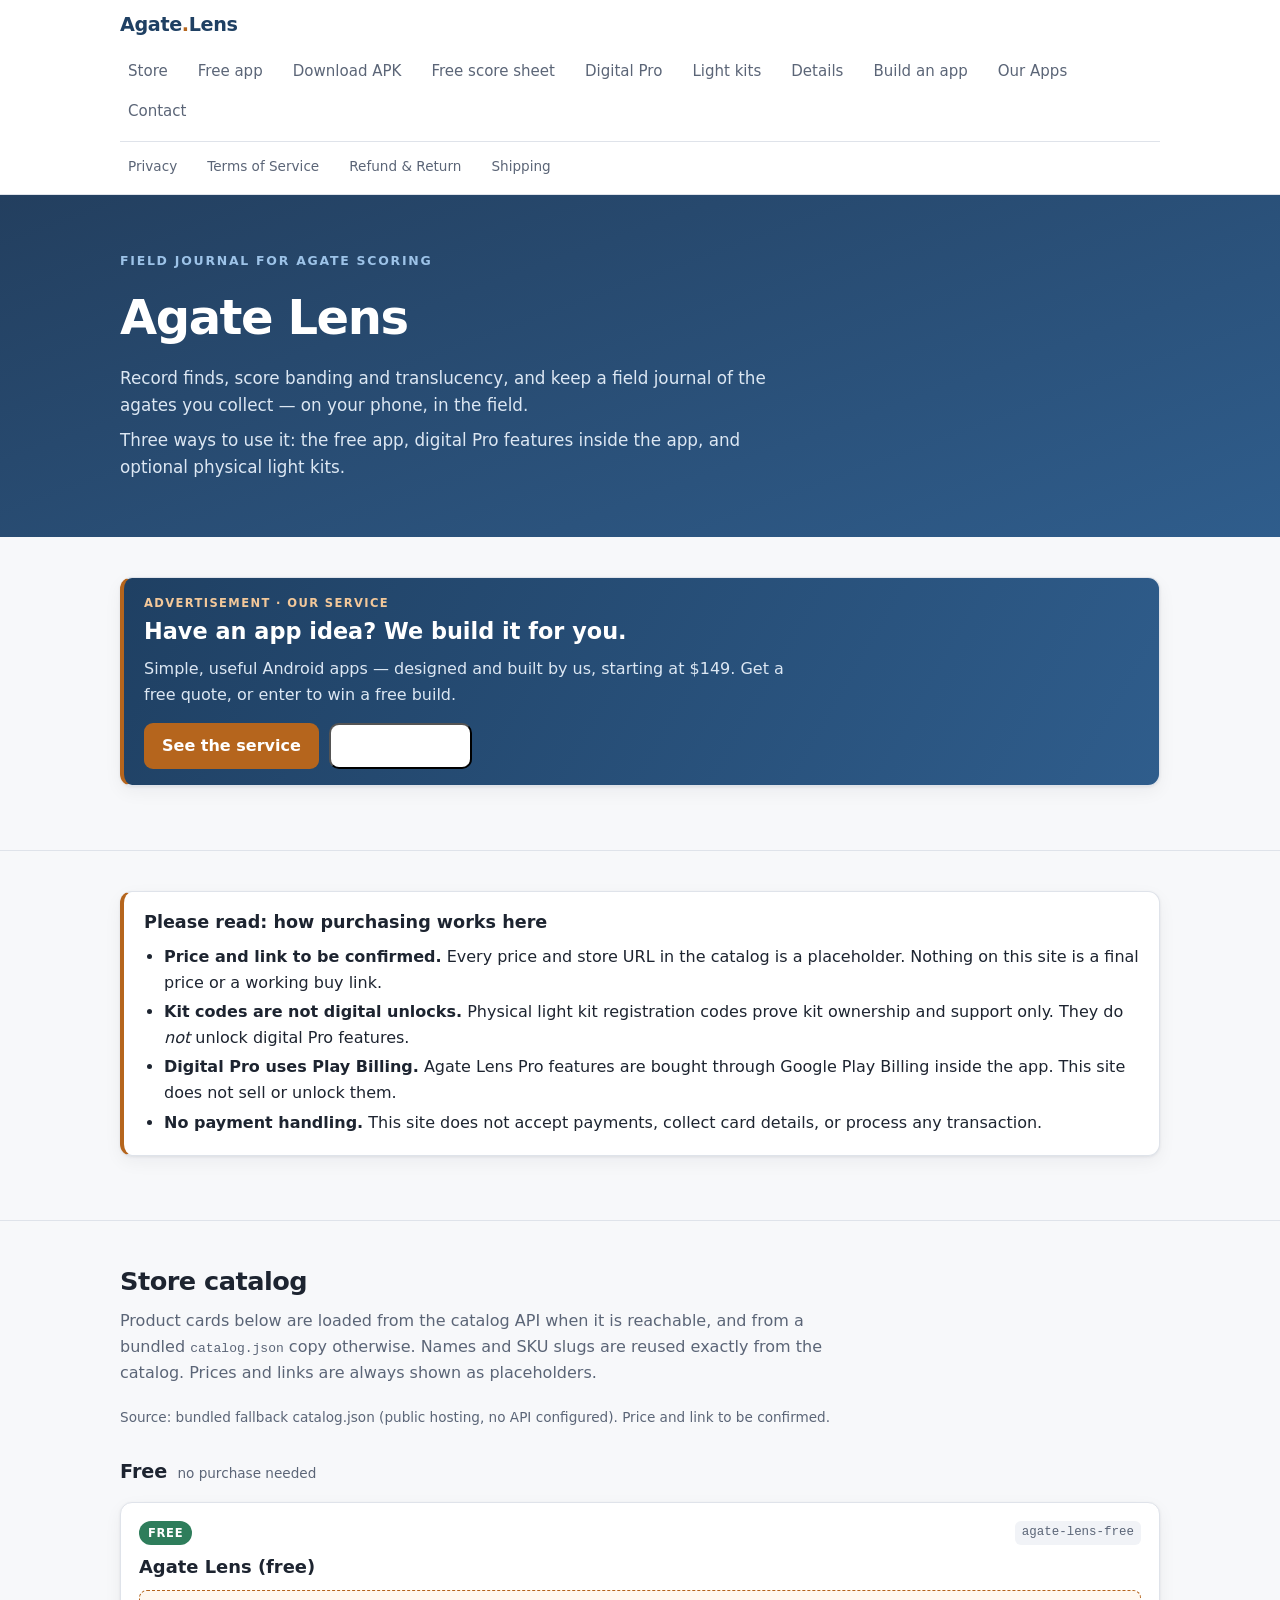
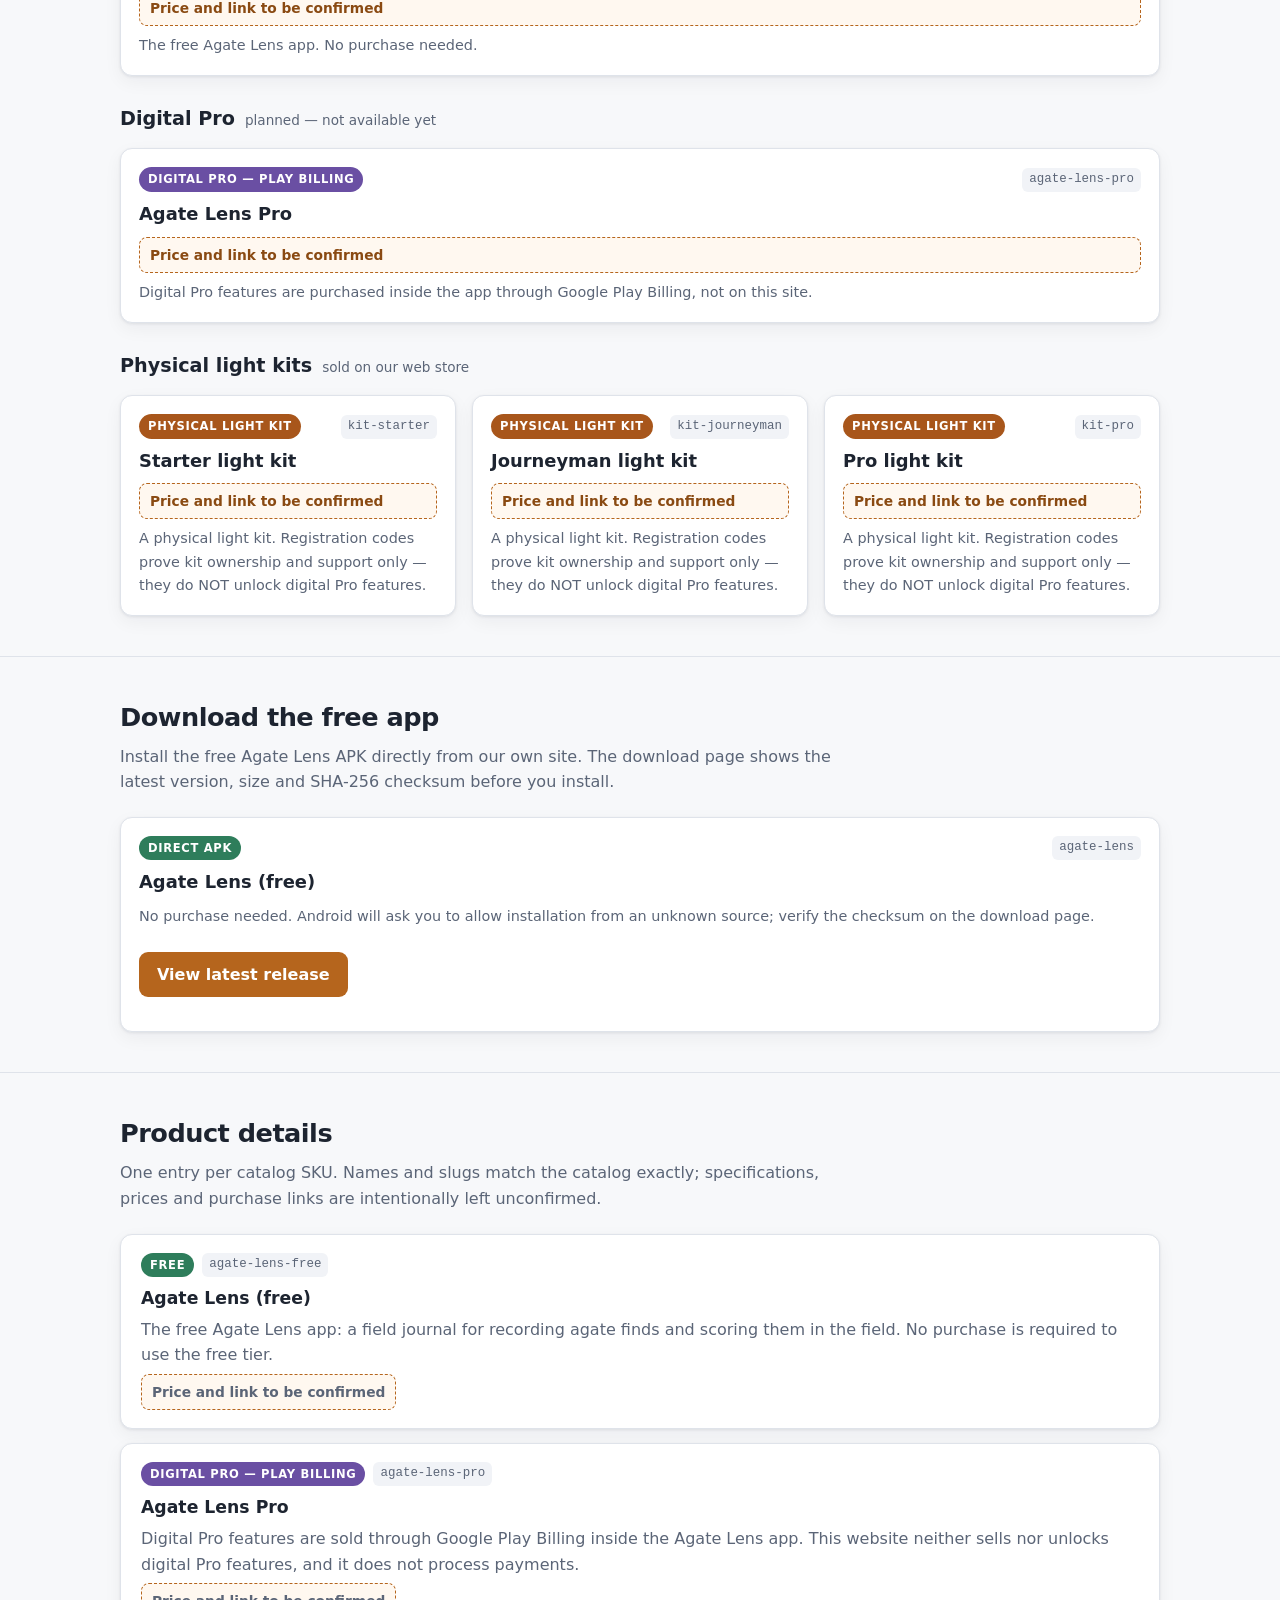
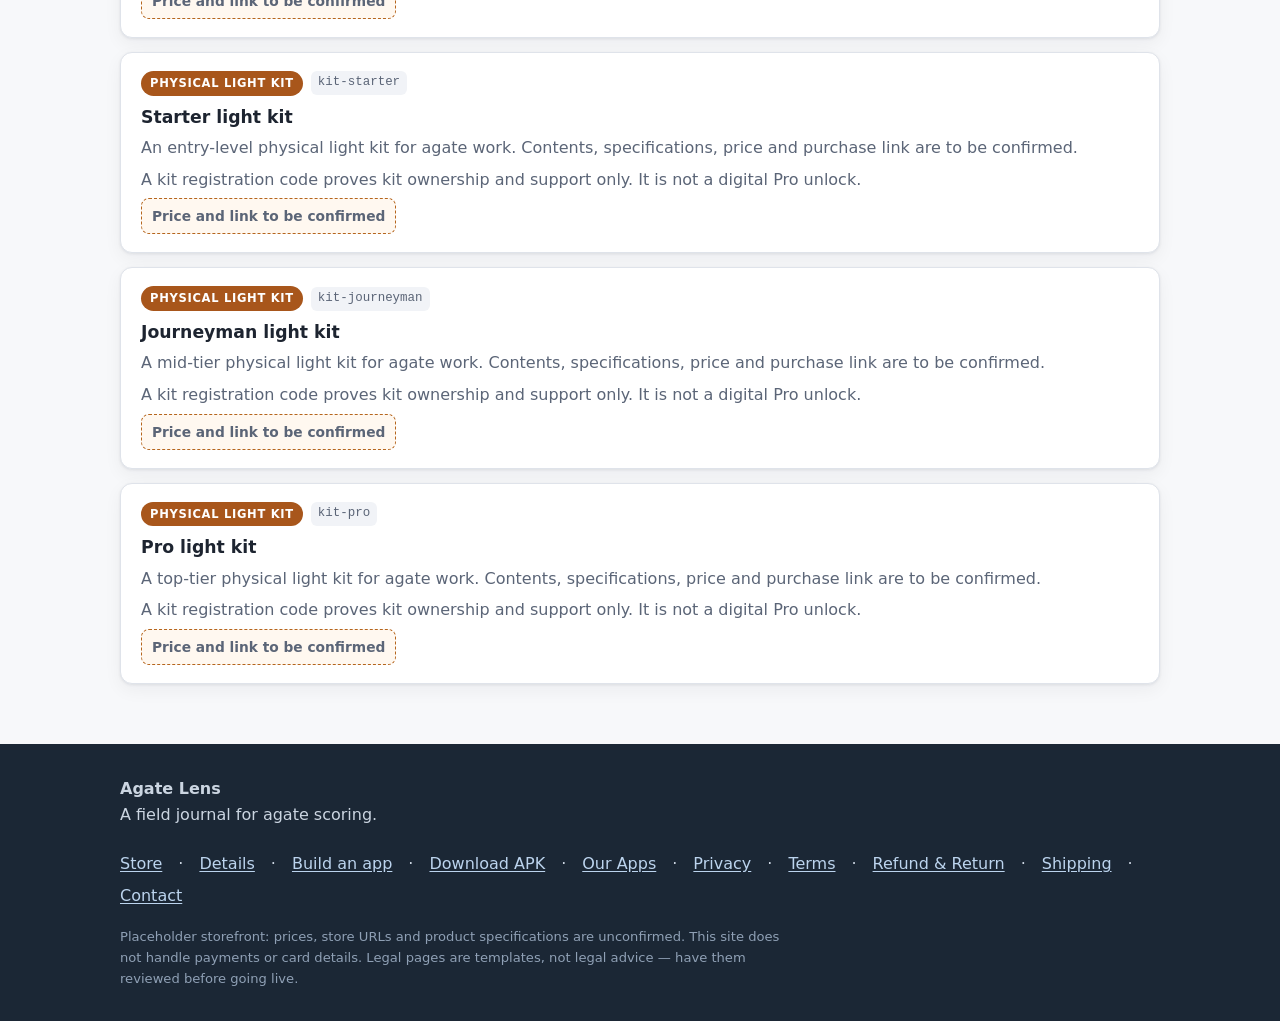
<file: index.html>
<!DOCTYPE html>
<html lang="en">
<head>
  <meta charset="utf-8">
  <meta name="viewport" content="width=device-width, initial-scale=1">
  <title>Agate Lens — field journal for agate scoring</title>
  <meta name="description" content="Agate Lens: a free field-journal app for agate scoring, digital Pro features via Google Play Billing, and physical light kits sold on our web store.">
  <link rel="stylesheet" href="css/styles.css">
  <script src="config.js"></script>
  <script src="js/products.js" defer></script>
  <script src="js/win-window.js" defer></script>
  <script src="js/leads.js" defer></script>
</head>
<body>

<header class="site-header">
  <div class="wrap header-inner">
    <a class="brand" href="index.html">Agate<span class="dot">.</span>Lens</a>
    <nav class="site-nav" aria-label="Main navigation">
      <a href="index.html#store">Store</a>
      <a href="index.html#free">Free app</a>
      <a href="downloads.html">Download APK</a>
      <a href="score-sheet.html">Free score sheet</a>
      <a href="index.html#digital">Digital Pro</a>
      <a href="index.html#kits">Light kits</a>
      <a href="index.html#details">Details</a>
      <a href="build-for-you.html">Build an app</a>
      <a href="hub.html">Our Apps</a>
      <a href="contact.html">Contact</a>
    </nav>
    <nav class="site-nav site-nav--legal" aria-label="Legal and policy navigation">
      <a href="privacy.html">Privacy</a>
      <a href="terms.html">Terms of Service</a>
      <a href="refunds.html">Refund &amp; Return</a>
      <a href="shipping.html">Shipping</a>
    </nav>
  </div>
</header>

<main>
  <div class="hero">
    <div class="wrap">
      <p class="eyebrow">Field journal for agate scoring</p>
      <h1>Agate Lens</h1>
      <p>Record finds, score banding and translucency, and keep a field journal of the agates you collect — on your phone, in the field.</p>
      <p>Three ways to use it: the free app, digital Pro features inside the app, and optional physical light kits.</p>
    </div>
  </div>

  <section aria-labelledby="promo-title">
    <div class="wrap">
      <div class="notice promo">
        <div>
          <p class="eyebrow">Advertisement · our service</p>
          <h2 id="promo-title">Have an app idea? We build it for you.</h2>
          <p>Simple, useful Android apps — designed and built by us, starting at $149. Get a free quote, or enter to win a free build.</p>
        </div>
        <div class="promo-actions">
          <a class="button" href="build-for-you.html">See the service</a>
          <button class="btn btn--light win-trigger" type="button">Win a free build</button>
        </div>
      </div>
    </div>
  </section>

  <section aria-labelledby="notices-title">
    <div class="wrap">
      <div class="notice notice--warn">
        <h2 id="notices-title">Please read: how purchasing works here</h2>
        <ul>
          <li><strong>Price and link to be confirmed.</strong> Every price and store URL in the catalog is a placeholder. Nothing on this site is a final price or a working buy link.</li>
          <li><strong>Kit codes are not digital unlocks.</strong> Physical light kit registration codes prove kit ownership and support only. They do <em>not</em> unlock digital Pro features.</li>
          <li><strong>Digital Pro uses Play Billing.</strong> Agate Lens Pro features are bought through Google Play Billing inside the app. This site does not sell or unlock them.</li>
          <li><strong>No payment handling.</strong> This site does not accept payments, collect card details, or process any transaction.</li>
        </ul>
      </div>
    </div>
  </section>

  <section id="store" aria-labelledby="store-title">
    <div class="wrap">
      <div class="section-head">
        <h2 id="store-title">Store catalog</h2>
        <p>Product cards below are loaded from the catalog API when it is reachable, and from a bundled <code>catalog.json</code> copy otherwise. Names and SKU slugs are reused exactly from the catalog. Prices and links are always shown as placeholders.</p>
      </div>
      <p class="catalog-status" id="catalog-status" role="status">Catalog is loaded from the backend when available, otherwise from a bundled copy. Price and link to be confirmed.</p>

      <h3 class="subhead" id="free">Free <span class="hint">no purchase needed</span></h3>
      <div class="card-grid" id="cards-free" data-kind="free">
        <article class="product-card product-card--free">
          <div class="product-card__head"><span class="badge badge--free">Free</span><code class="slug">agate-lens-free</code></div>
          <h4 class="product-card__title">Agate Lens (free)</h4>
          <p class="placeholder">Price and link to be confirmed</p>
          <p class="product-card__note">The free Agate Lens app. No purchase needed. <a href="score-sheet.html">Free printable score sheet</a>.</p>
        </article>
      </div>

      <h3 class="subhead" id="digital">Digital Pro <span class="hint">planned — not available yet</span></h3>
      <div class="card-grid" id="cards-digital" data-kind="digital">
        <article class="product-card product-card--digital">
          <div class="product-card__head"><span class="badge badge--digital">Digital Pro — planned</span><code class="slug">agate-lens-pro</code></div>
          <h4 class="product-card__title">Agate Lens Pro</h4>
          <p class="placeholder">Price and link to be confirmed</p>
          <p class="product-card__note">Planned for a future release: optional Pro features bought inside the app through Google Play Billing. Not available yet.</p>
        </article>
      </div>

      <h3 class="subhead" id="kits">Physical light kits <span class="hint">sold on our web store</span></h3>
      <div class="card-grid" id="cards-kit" data-kind="kit">
        <article class="product-card product-card--kit">
          <div class="product-card__head"><span class="badge badge--kit">Physical light kit</span><code class="slug">kit-starter</code></div>
          <h4 class="product-card__title">Starter light kit</h4>
          <p class="placeholder">Price and link to be confirmed</p>
          <p class="product-card__note">A physical light kit. Registration codes prove kit ownership and support only — they do NOT unlock digital Pro features.</p>
        </article>
        <article class="product-card product-card--kit">
          <div class="product-card__head"><span class="badge badge--kit">Physical light kit</span><code class="slug">kit-journeyman</code></div>
          <h4 class="product-card__title">Journeyman light kit</h4>
          <p class="placeholder">Price and link to be confirmed</p>
          <p class="product-card__note">A physical light kit. Registration codes prove kit ownership and support only — they do NOT unlock digital Pro features.</p>
        </article>
        <article class="product-card product-card--kit">
          <div class="product-card__head"><span class="badge badge--kit">Physical light kit</span><code class="slug">kit-pro</code></div>
          <h4 class="product-card__title">Pro light kit</h4>
          <p class="placeholder">Price and link to be confirmed</p>
          <p class="product-card__note">A physical light kit. Registration codes prove kit ownership and support only — they do NOT unlock digital Pro features.</p>
        </article>
      </div>

      <div id="cards-other" data-kind="other" hidden></div>
    </div>
  </section>

  <section id="download" aria-labelledby="download-title">
    <div class="wrap">
      <div class="section-head">
        <h2 id="download-title">Download the free app</h2>
        <p>Install the free Agate Lens APK directly from our own site. The download page shows the latest version, size and SHA-256 checksum before you install.</p>
      </div>
      <div class="card-grid">
        <article class="product-card product-card--free">
          <div class="product-card__head"><span class="badge badge--free">Direct APK</span><code class="slug">agate-lens</code></div>
          <h3 class="product-card__title">Agate Lens (free)</h3>
          <p class="product-card__note">No purchase needed. Android will ask you to allow installation from an unknown source; verify the checksum on the download page.</p>
          <p><a class="button" href="downloads.html">View latest release</a></p>
        </article>
      </div>
    </div>
  </section>

  <section id="details" aria-labelledby="details-title">
    <div class="wrap">
      <div class="section-head">
        <h2 id="details-title">Product details</h2>
        <p>One entry per catalog SKU. Names and slugs match the catalog exactly; specifications, prices and purchase links are intentionally left unconfirmed.</p>
      </div>
      <div class="detail-list">
        <article class="detail" data-slug="agate-lens-free">
          <div class="meta"><span class="badge badge--free">Free</span><code class="slug">agate-lens-free</code></div>
          <h3>Agate Lens (free)</h3>
          <p>The free Agate Lens app: a field journal for recording agate finds and scoring them in the field. No purchase is required to use the free tier.</p>
          <p class="placeholder">Price and link to be confirmed</p>
        </article>

        <article class="detail" data-slug="agate-lens-pro">
          <div class="meta"><span class="badge badge--digital">Digital Pro — Play Billing</span><code class="slug">agate-lens-pro</code></div>
          <h3>Agate Lens Pro</h3>
          <p>Digital Pro features are sold through Google Play Billing inside the Agate Lens app. This website neither sells nor unlocks digital Pro features, and it does not process payments.</p>
          <p class="placeholder">Price and link to be confirmed</p>
        </article>

        <article class="detail" data-slug="kit-starter">
          <div class="meta"><span class="badge badge--kit">Physical light kit</span><code class="slug">kit-starter</code></div>
          <h3>Starter light kit</h3>
          <p>An entry-level physical light kit for agate work. Contents, specifications, price and purchase link are to be confirmed.</p>
          <p>A kit registration code proves kit ownership and support only. It is not a digital Pro unlock.</p>
          <p class="placeholder">Price and link to be confirmed</p>
        </article>

        <article class="detail" data-slug="kit-journeyman">
          <div class="meta"><span class="badge badge--kit">Physical light kit</span><code class="slug">kit-journeyman</code></div>
          <h3>Journeyman light kit</h3>
          <p>A mid-tier physical light kit for agate work. Contents, specifications, price and purchase link are to be confirmed.</p>
          <p>A kit registration code proves kit ownership and support only. It is not a digital Pro unlock.</p>
          <p class="placeholder">Price and link to be confirmed</p>
        </article>

        <article class="detail" data-slug="kit-pro">
          <div class="meta"><span class="badge badge--kit">Physical light kit</span><code class="slug">kit-pro</code></div>
          <h3>Pro light kit</h3>
          <p>A top-tier physical light kit for agate work. Contents, specifications, price and purchase link are to be confirmed.</p>
          <p>A kit registration code proves kit ownership and support only. It is not a digital Pro unlock.</p>
          <p class="placeholder">Price and link to be confirmed</p>
        </article>
      </div>
    </div>
  </section>
</main>

<footer class="site-footer">
  <div class="wrap">
    <div class="footer-grid">
      <div>
        <strong>Agate Lens</strong><br>
        A field journal for agate scoring.
      </div>
      <nav aria-label="Footer navigation">
        <a href="index.html#store">Store</a> ·
        <a href="index.html#details">Details</a> ·
        <a href="build-for-you.html">Build an app</a> ·
        <a href="downloads.html">Download APK</a> ·
        <a href="hub.html">Our Apps</a> ·
        <a href="privacy.html">Privacy</a> ·
        <a href="terms.html">Terms</a> ·
        <a href="refunds.html">Refund &amp; Return</a> ·
        <a href="shipping.html">Shipping</a> ·
        <a href="contact.html">Contact</a>
      </nav>
    </div>
    <p class="footer-note">Placeholder storefront: prices, store URLs and product specifications are unconfirmed. This site does not handle payments or card details. Legal pages are templates, not legal advice — have them reviewed before going live.</p>
  </div>
</footer>

</body>
</html>
</file>
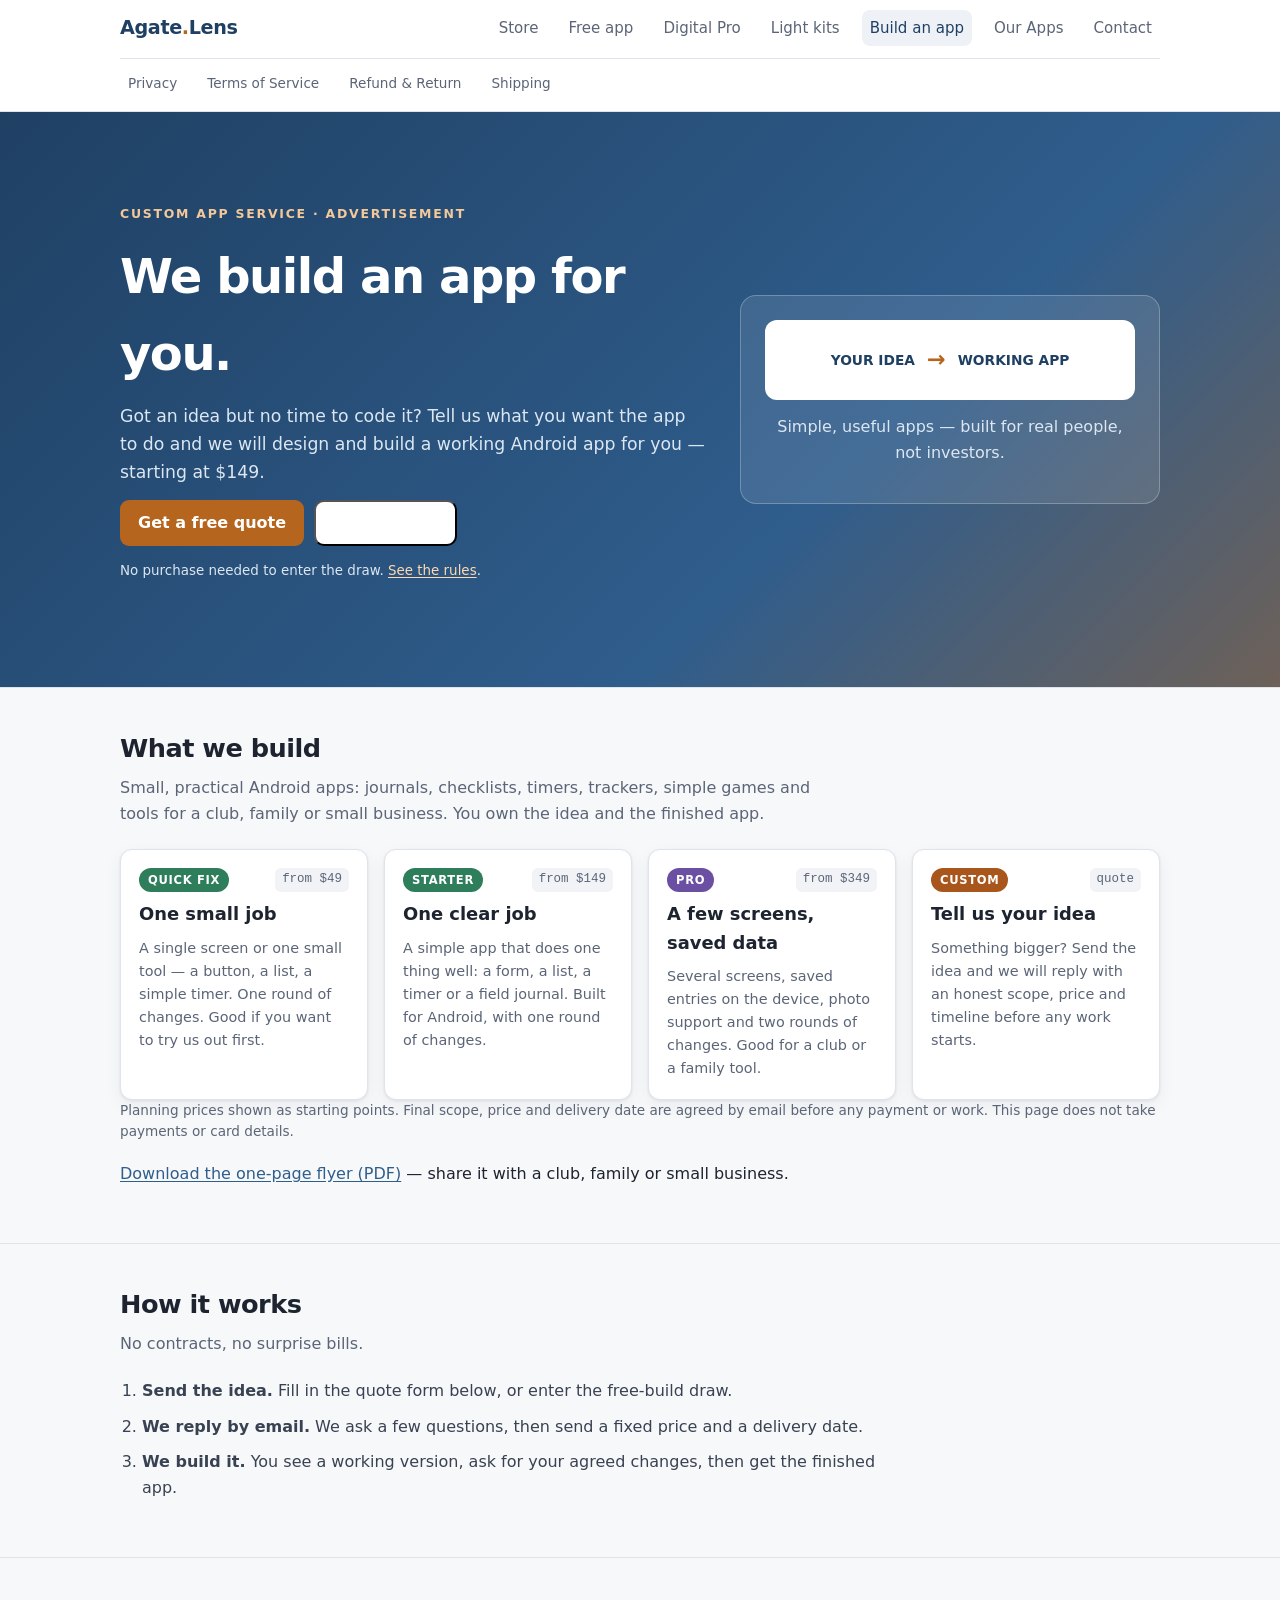
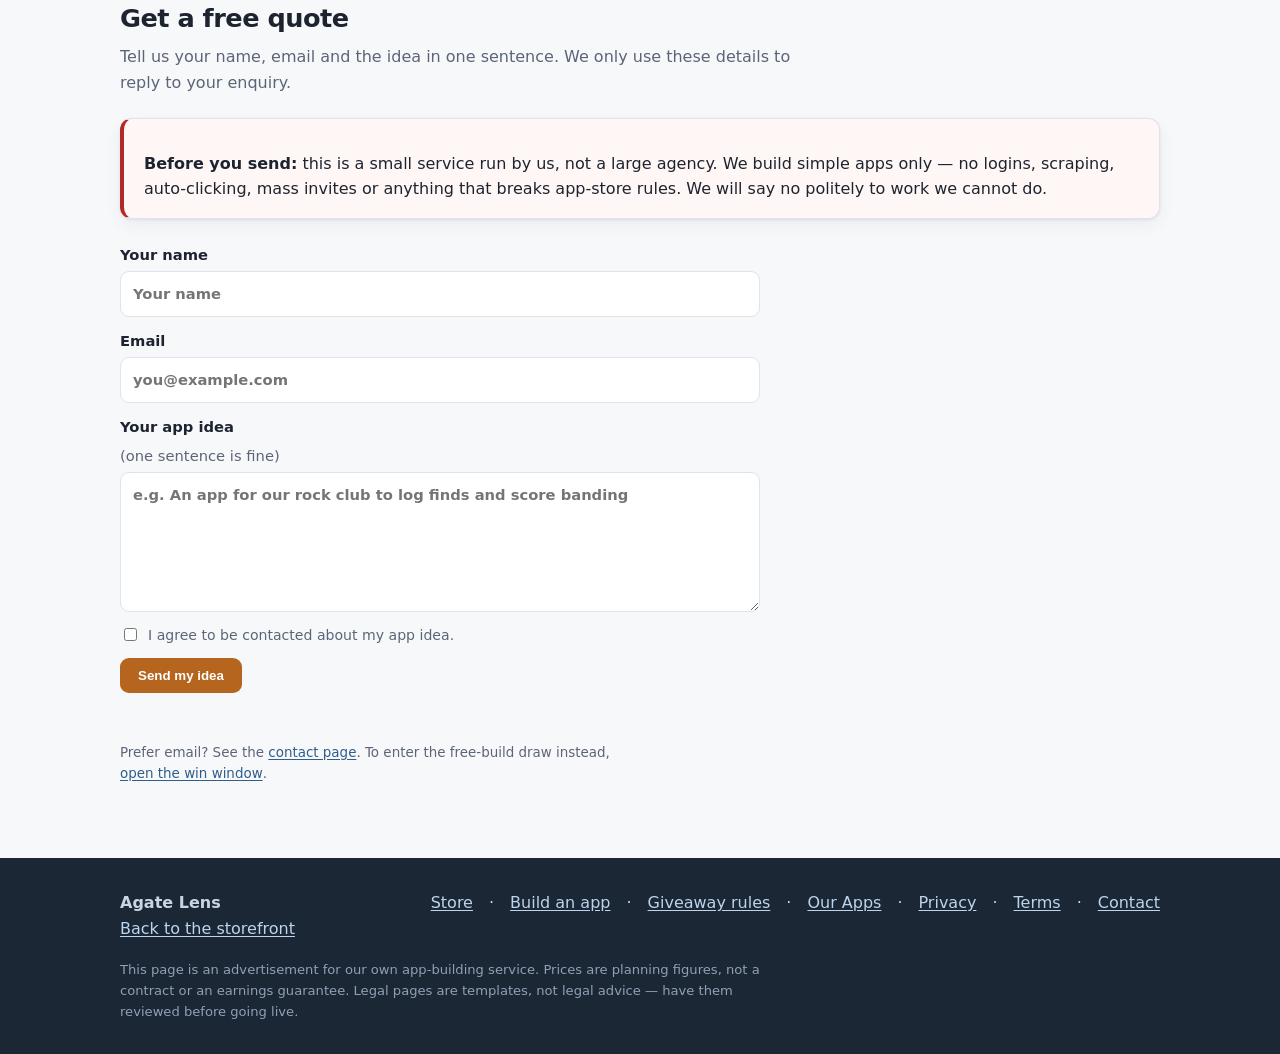
<file: build-for-you.html>
<!DOCTYPE html>
<html lang="en">
<head>
  <meta charset="utf-8">
  <meta name="viewport" content="width=device-width, initial-scale=1">
  <title>We Build An App For You — Agate Lens</title>
  <meta name="description" content="Have an app idea but no time to build it? We design and build simple Android apps for you. Get a free quote, or enter to win a free build.">
  <link rel="stylesheet" href="css/styles.css">
  <script src="config.js"></script>
  <script src="js/win-window.js" defer></script>
  <script src="js/leads.js" defer></script>
</head>
<body>

<header class="site-header">
  <div class="wrap header-inner">
    <a class="brand" href="index.html">Agate<span class="dot">.</span>Lens</a>
    <nav class="site-nav" aria-label="Main navigation">
      <a href="index.html#store">Store</a>
      <a href="index.html#free">Free app</a>
      <a href="index.html#digital">Digital Pro</a>
      <a href="index.html#kits">Light kits</a>
      <a href="build-for-you.html" aria-current="page">Build an app</a>
      <a href="hub.html">Our Apps</a>
      <a href="contact.html">Contact</a>
    </nav>
    <nav class="site-nav site-nav--legal" aria-label="Legal and policy navigation">
      <a href="privacy.html">Privacy</a>
      <a href="terms.html">Terms of Service</a>
      <a href="refunds.html">Refund &amp; Return</a>
      <a href="shipping.html">Shipping</a>
    </nav>
  </div>
</header>

<main>
  <section class="ad-hero">
    <div class="wrap ad-hero__inner">
      <div>
        <p class="eyebrow">Custom app service · advertisement</p>
        <h1>We build an app for you.</h1>
        <p class="ad-hero__lead">Got an idea but no time to code it? Tell us what you want the app to do and we will design and build a working Android app for you — starting at $149.</p>
        <p class="ad-hero__actions">
          <a class="button" href="#quote">Get a free quote</a>
          <button class="btn btn--light win-trigger" type="button">Win a free build</button>
        </p>
        <p class="ad-hero__fine">No purchase needed to enter the draw. <a href="win-rules.html">See the rules</a>.</p>
      </div>
      <div class="ad-hero__card" aria-hidden="true">
        <div class="ad-phone"><span>YOUR IDEA</span><strong>→</strong><span>WORKING APP</span></div>
        <p>Simple, useful apps — built for real people, not investors.</p>
      </div>
    </div>
  </section>

  <section id="service">
    <div class="wrap">
      <div class="section-head">
        <h2>What we build</h2>
        <p>Small, practical Android apps: journals, checklists, timers, trackers, simple games and tools for a club, family or small business. You own the idea and the finished app.</p>
      </div>
      <div class="card-grid">
        <article class="product-card">
          <div class="product-card__head"><span class="badge badge--free">Quick Fix</span><code class="slug">from $49</code></div>
          <h3 class="product-card__title">One small job</h3>
          <p class="product-card__note">A single screen or one small tool — a button, a list, a simple timer. One round of changes. Good if you want to try us out first.</p>
        </article>
        <article class="product-card">
          <div class="product-card__head"><span class="badge badge--free">Starter</span><code class="slug">from $149</code></div>
          <h3 class="product-card__title">One clear job</h3>
          <p class="product-card__note">A simple app that does one thing well: a form, a list, a timer or a field journal. Built for Android, with one round of changes.</p>
        </article>
        <article class="product-card">
          <div class="product-card__head"><span class="badge badge--digital">Pro</span><code class="slug">from $349</code></div>
          <h3 class="product-card__title">A few screens, saved data</h3>
          <p class="product-card__note">Several screens, saved entries on the device, photo support and two rounds of changes. Good for a club or a family tool.</p>
        </article>
        <article class="product-card">
          <div class="product-card__head"><span class="badge badge--kit">Custom</span><code class="slug">quote</code></div>
          <h3 class="product-card__title">Tell us your idea</h3>
          <p class="product-card__note">Something bigger? Send the idea and we will reply with an honest scope, price and timeline before any work starts.</p>
        </article>
      </div>
      <p class="catalog-status">Planning prices shown as starting points. Final scope, price and delivery date are agreed by email before any payment or work. This page does not take payments or card details.</p>
      <p><a href="service-flyer.pdf" download>Download the one-page flyer (PDF)</a> — share it with a club, family or small business.</p>
    </div>
  </section>

  <section id="how">
    <div class="wrap">
      <div class="section-head">
        <h2>How it works</h2>
        <p>No contracts, no surprise bills.</p>
      </div>
      <ol class="steps">
        <li><strong>Send the idea.</strong> Fill in the quote form below, or enter the free-build draw.</li>
        <li><strong>We reply by email.</strong> We ask a few questions, then send a fixed price and a delivery date.</li>
        <li><strong>We build it.</strong> You see a working version, ask for your agreed changes, then get the finished app.</li>
      </ol>
    </div>
  </section>

  <section id="quote">
    <div class="wrap">
      <div class="section-head">
        <h2>Get a free quote</h2>
        <p>Tell us your name, email and the idea in one sentence. We only use these details to reply to your enquiry.</p>
      </div>
      <div class="notice notice--template">
        <p><strong>Before you send:</strong> this is a small service run by us, not a large agency. We build simple apps only — no logins, scraping, auto-clicking, mass invites or anything that breaks app-store rules. We will say no politely to work we cannot do.</p>
      </div>
      <form data-lead-form data-source="build_quote" class="lead-form lead-form--wide">
        <label>Your name <input name="name" type="text" required maxlength="80" autocomplete="name" placeholder="Your name"></label>
        <label>Email <input name="email" type="email" required maxlength="254" autocomplete="email" placeholder="you@example.com"></label>
        <label>Your app idea <span class="hint">(one sentence is fine)</span><textarea name="idea" rows="5" maxlength="500" placeholder="e.g. An app for our rock club to log finds and score banding"></textarea></label>
        <label class="check"><input name="consent" type="checkbox" required> I agree to be contacted about my app idea.</label>
        <button class="button" type="submit">Send my idea</button>
        <p class="form-status" data-form-status role="status"></p>
      </form>
      <p class="win-fine">Prefer email? See the <a href="contact.html">contact page</a>. To enter the free-build draw instead, <button class="link-button win-trigger" type="button">open the win window</button>.</p>
    </div>
  </section>
</main>

<footer class="site-footer">
  <div class="wrap">
    <div class="footer-grid">
      <div><strong>Agate Lens</strong><br><a href="index.html">Back to the storefront</a></div>
      <nav aria-label="Footer navigation">
        <a href="index.html#store">Store</a> ·
        <a href="build-for-you.html">Build an app</a> ·
        <a href="win-rules.html">Giveaway rules</a> ·
        <a href="hub.html">Our Apps</a> ·
        <a href="privacy.html">Privacy</a> ·
        <a href="terms.html">Terms</a> ·
        <a href="contact.html">Contact</a>
      </nav>
    </div>
    <p class="footer-note">This page is an advertisement for our own app-building service. Prices are planning figures, not a contract or an earnings guarantee. Legal pages are templates, not legal advice — have them reviewed before going live.</p>
  </div>
</footer>

</body>
</html>
</file>
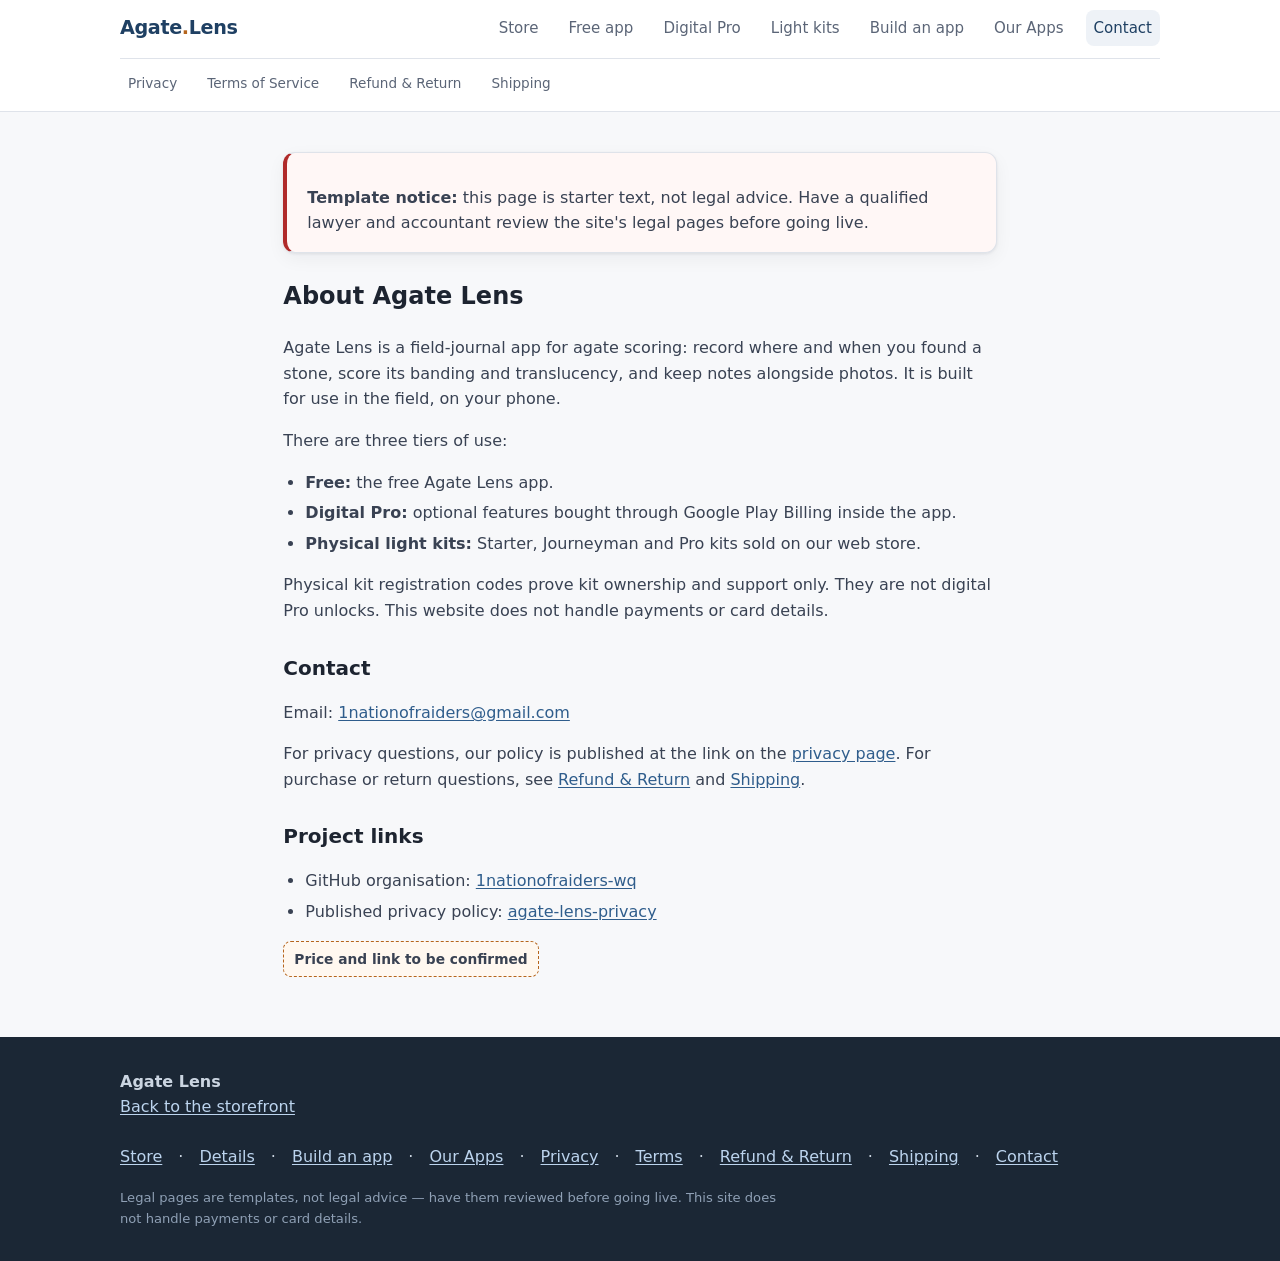
<file: contact.html>
<!DOCTYPE html>
<html lang="en">
<head>
  <meta charset="utf-8">
  <meta name="viewport" content="width=device-width, initial-scale=1">
  <title>Contact &amp; About — Agate Lens</title>
  <meta name="description" content="About Agate Lens and how to get in touch.">
  <link rel="stylesheet" href="css/styles.css">
</head>
<body>

<header class="site-header">
  <div class="wrap header-inner">
    <a class="brand" href="index.html">Agate<span class="dot">.</span>Lens</a>
    <nav class="site-nav" aria-label="Main navigation">
      <a href="index.html#store">Store</a>
      <a href="index.html#free">Free app</a>
      <a href="index.html#digital">Digital Pro</a>
      <a href="index.html#kits">Light kits</a>
      <a href="build-for-you.html">Build an app</a>
      <a href="hub.html">Our Apps</a>
      <a href="contact.html" aria-current="page">Contact</a>
    </nav>
    <nav class="site-nav site-nav--legal" aria-label="Legal and policy navigation">
      <a href="privacy.html">Privacy</a>
      <a href="terms.html">Terms of Service</a>
      <a href="refunds.html">Refund &amp; Return</a>
      <a href="shipping.html">Shipping</a>
    </nav>
  </div>
</header>

<main>
  <section>
    <div class="wrap prose">
      <div class="notice notice--template">
        <p><strong>Template notice:</strong> this page is starter text, not legal advice. Have a qualified lawyer and accountant review the site's legal pages before going live.</p>
      </div>

      <h1>About Agate Lens</h1>
      <p>Agate Lens is a field-journal app for agate scoring: record where and when you found a stone, score its banding and translucency, and keep notes alongside photos. It is built for use in the field, on your phone.</p>
      <p>There are three tiers of use:</p>
      <ul>
        <li><strong>Free:</strong> the free Agate Lens app.</li>
        <li><strong>Digital Pro:</strong> optional features bought through Google Play Billing inside the app.</li>
        <li><strong>Physical light kits:</strong> Starter, Journeyman and Pro kits sold on our web store.</li>
      </ul>
      <p>Physical kit registration codes prove kit ownership and support only. They are not digital Pro unlocks. This website does not handle payments or card details.</p>

      <h2>Contact</h2>
      <p>Email: <a href="mailto:1nationofraiders@gmail.com">1nationofraiders@gmail.com</a></p>
      <p>For privacy questions, our policy is published at the link on the <a href="privacy.html">privacy page</a>. For purchase or return questions, see <a href="refunds.html">Refund &amp; Return</a> and <a href="shipping.html">Shipping</a>.</p>

      <h2>Project links</h2>
      <ul>
        <li>GitHub organisation: <a href="https://github.com/1nationofraiders-wq" rel="noopener noreferrer">1nationofraiders-wq</a></li>
        <li>Published privacy policy: <a href="https://1nationofraiders-wq.github.io/agate-lens-privacy/" rel="noopener noreferrer">agate-lens-privacy</a></li>
      </ul>

      <p class="placeholder">Price and link to be confirmed</p>
    </div>
  </section>
</main>

<footer class="site-footer">
  <div class="wrap">
    <div class="footer-grid">
      <div><strong>Agate Lens</strong><br><a href="index.html">Back to the storefront</a></div>
      <nav aria-label="Footer navigation">
        <a href="index.html#store">Store</a> ·
        <a href="index.html#details">Details</a> ·
        <a href="build-for-you.html">Build an app</a> ·
        <a href="hub.html">Our Apps</a> ·
        <a href="privacy.html">Privacy</a> ·
        <a href="terms.html">Terms</a> ·
        <a href="refunds.html">Refund &amp; Return</a> ·
        <a href="shipping.html">Shipping</a> ·
        <a href="contact.html">Contact</a>
      </nav>
    </div>
    <p class="footer-note">Legal pages are templates, not legal advice — have them reviewed before going live. This site does not handle payments or card details.</p>
  </div>
</footer>

</body>
</html>
</file>
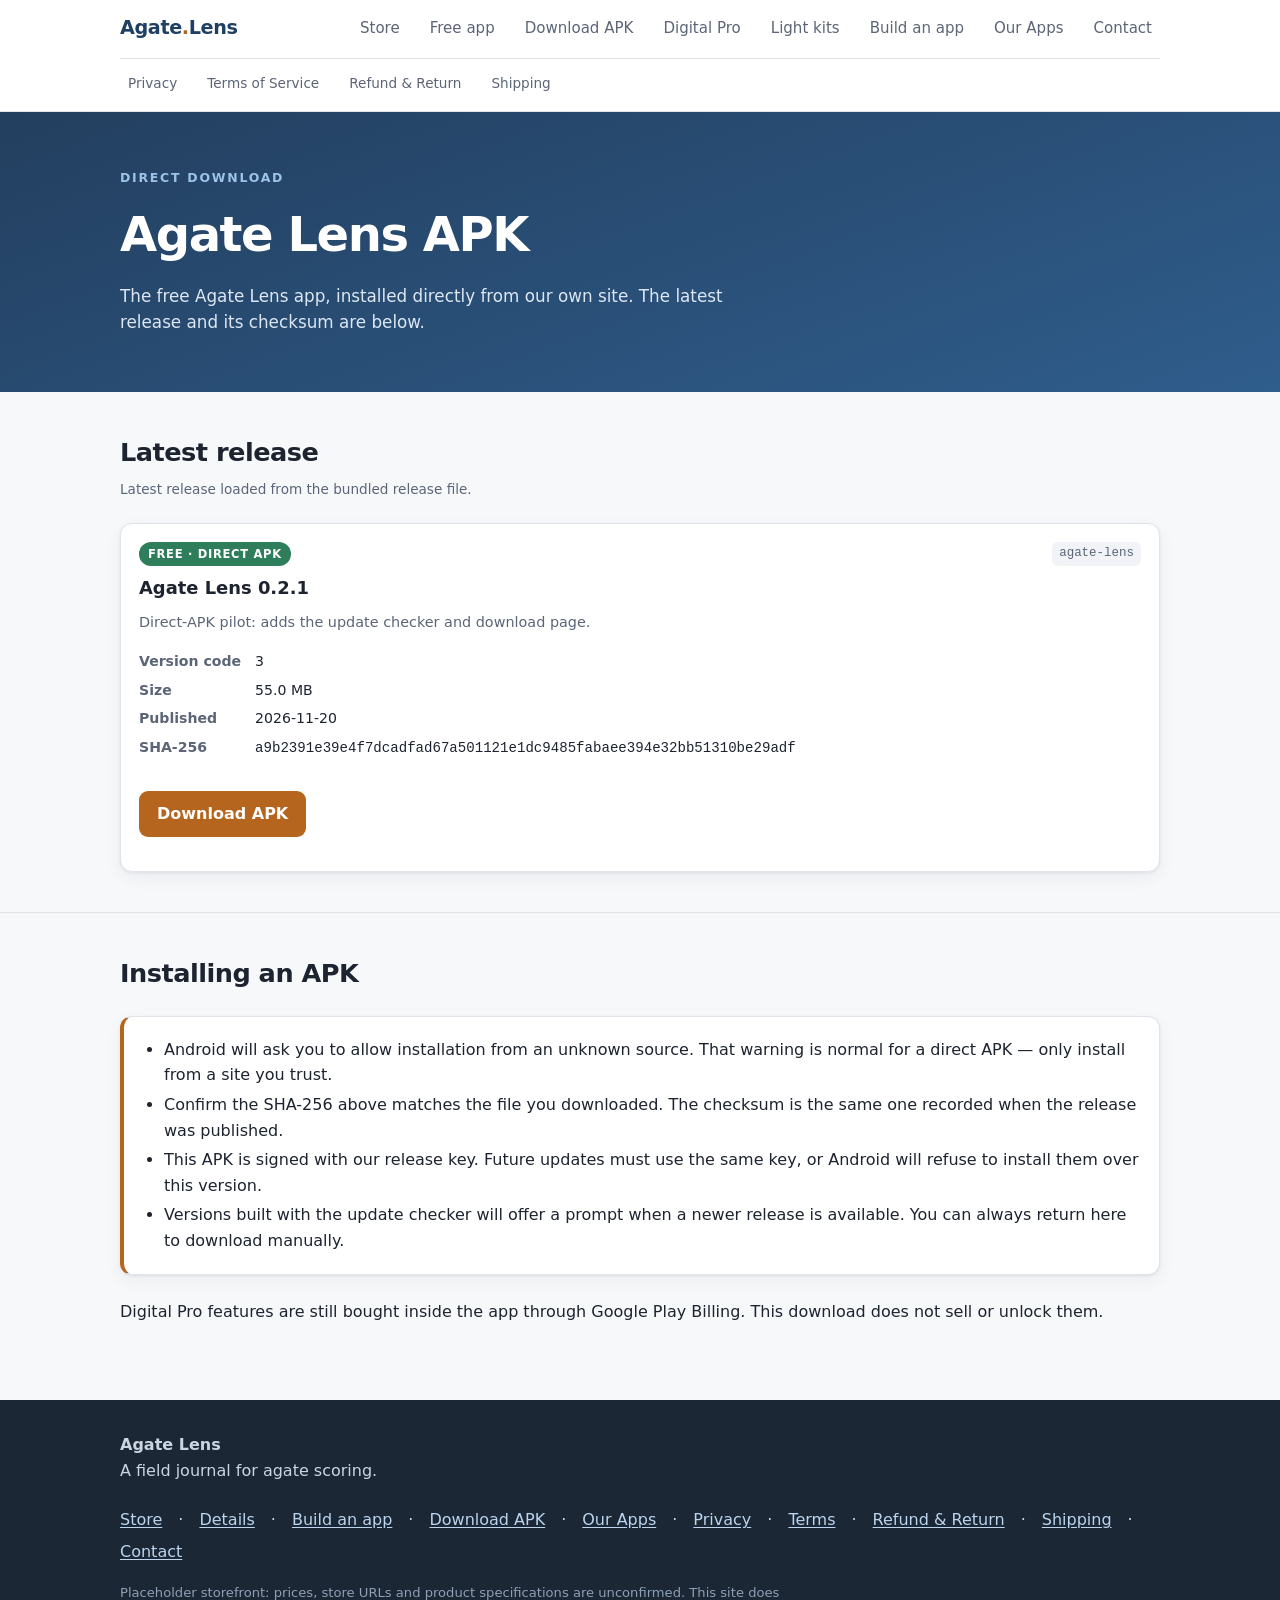
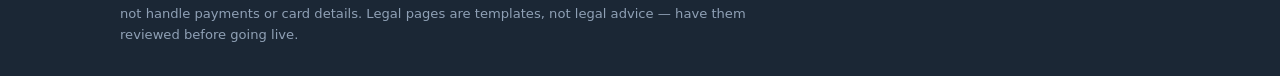
<file: downloads.html>
<!DOCTYPE html>
<html lang="en">
<head>
  <meta charset="utf-8">
  <meta name="viewport" content="width=device-width, initial-scale=1">
  <title>Download Agate Lens — direct APK</title>
  <meta name="description" content="Download the latest Agate Lens APK directly, with version, size and SHA-256 checksum.">
  <link rel="stylesheet" href="css/styles.css">
  <script src="config.js"></script>
  <script src="js/releases.js" defer></script>
</head>
<body>

<header class="site-header">
  <div class="wrap header-inner">
    <a class="brand" href="index.html">Agate<span class="dot">.</span>Lens</a>
    <nav class="site-nav" aria-label="Main navigation">
      <a href="index.html#store">Store</a>
      <a href="index.html#free">Free app</a>
      <a href="downloads.html">Download APK</a>
      <a href="index.html#digital">Digital Pro</a>
      <a href="index.html#kits">Light kits</a>
      <a href="build-for-you.html">Build an app</a>
      <a href="hub.html">Our Apps</a>
      <a href="contact.html">Contact</a>
    </nav>
    <nav class="site-nav site-nav--legal" aria-label="Legal and policy navigation">
      <a href="privacy.html">Privacy</a>
      <a href="terms.html">Terms of Service</a>
      <a href="refunds.html">Refund &amp; Return</a>
      <a href="shipping.html">Shipping</a>
    </nav>
  </div>
</header>

<main>
  <div class="hero">
    <div class="wrap">
      <p class="eyebrow">Direct download</p>
      <h1>Agate Lens APK</h1>
      <p>The free Agate Lens app, installed directly from our own site. The latest release and its checksum are below.</p>
    </div>
  </div>

  <section aria-labelledby="download-title">
    <div class="wrap">
      <div class="section-head">
        <h2 id="download-title">Latest release</h2>
        <p class="catalog-status" id="release-status" role="status">Loading release information…</p>
      </div>

      <article class="product-card product-card--free">
        <div class="product-card__head">
          <span class="badge badge--free">Free · direct APK</span>
          <code class="slug">agate-lens</code>
        </div>
        <h3 class="product-card__title">Agate Lens <span id="release-version">…</span></h3>
        <p class="product-card__note" id="release-notes">Release notes load here.</p>
        <dl class="release-meta">
          <dt>Version code</dt><dd id="release-code">…</dd>
          <dt>Size</dt><dd id="release-size">…</dd>
          <dt>Published</dt><dd id="release-date">…</dd>
          <dt>SHA-256</dt><dd><code id="release-sha256">…</code></dd>
        </dl>
        <p><a class="button" id="download-link" href="#"
               aria-disabled="true" onclick="return this.getAttribute('aria-disabled') !== 'true';">
          Download APK
        </a></p>
      </article>
    </div>
  </section>

  <section aria-labelledby="install-title">
    <div class="wrap">
      <div class="section-head">
        <h2 id="install-title">Installing an APK</h2>
      </div>
      <div class="notice notice--warn">
        <ul>
          <li>Android will ask you to allow installation from an unknown source. That warning is normal for a direct APK — only install from a site you trust.</li>
          <li>Confirm the SHA-256 above matches the file you downloaded. The checksum is the same one recorded when the release was published.</li>
          <li>This APK is signed with our release key. Future updates must use the same key, or Android will refuse to install them over this version.</li>
          <li>Versions built with the update checker will offer a prompt when a newer release is available. You can always return here to download manually.</li>
        </ul>
      </div>
      <p>Digital Pro features are still bought inside the app through Google Play Billing. This download does not sell or unlock them.</p>
    </div>
  </section>
</main>

<footer class="site-footer">
  <div class="wrap">
    <div class="footer-grid">
      <div>
        <strong>Agate Lens</strong><br>
        A field journal for agate scoring.
      </div>
      <nav aria-label="Footer navigation">
        <a href="index.html#store">Store</a> ·
        <a href="index.html#details">Details</a> ·
        <a href="build-for-you.html">Build an app</a> ·
        <a href="downloads.html">Download APK</a> ·
        <a href="hub.html">Our Apps</a> ·
        <a href="privacy.html">Privacy</a> ·
        <a href="terms.html">Terms</a> ·
        <a href="refunds.html">Refund &amp; Return</a> ·
        <a href="shipping.html">Shipping</a> ·
        <a href="contact.html">Contact</a>
      </nav>
    </div>
    <p class="footer-note">Placeholder storefront: prices, store URLs and product specifications are unconfirmed. This site does not handle payments or card details. Legal pages are templates, not legal advice — have them reviewed before going live.</p>
  </div>
</footer>

</body>
</html>
</file>
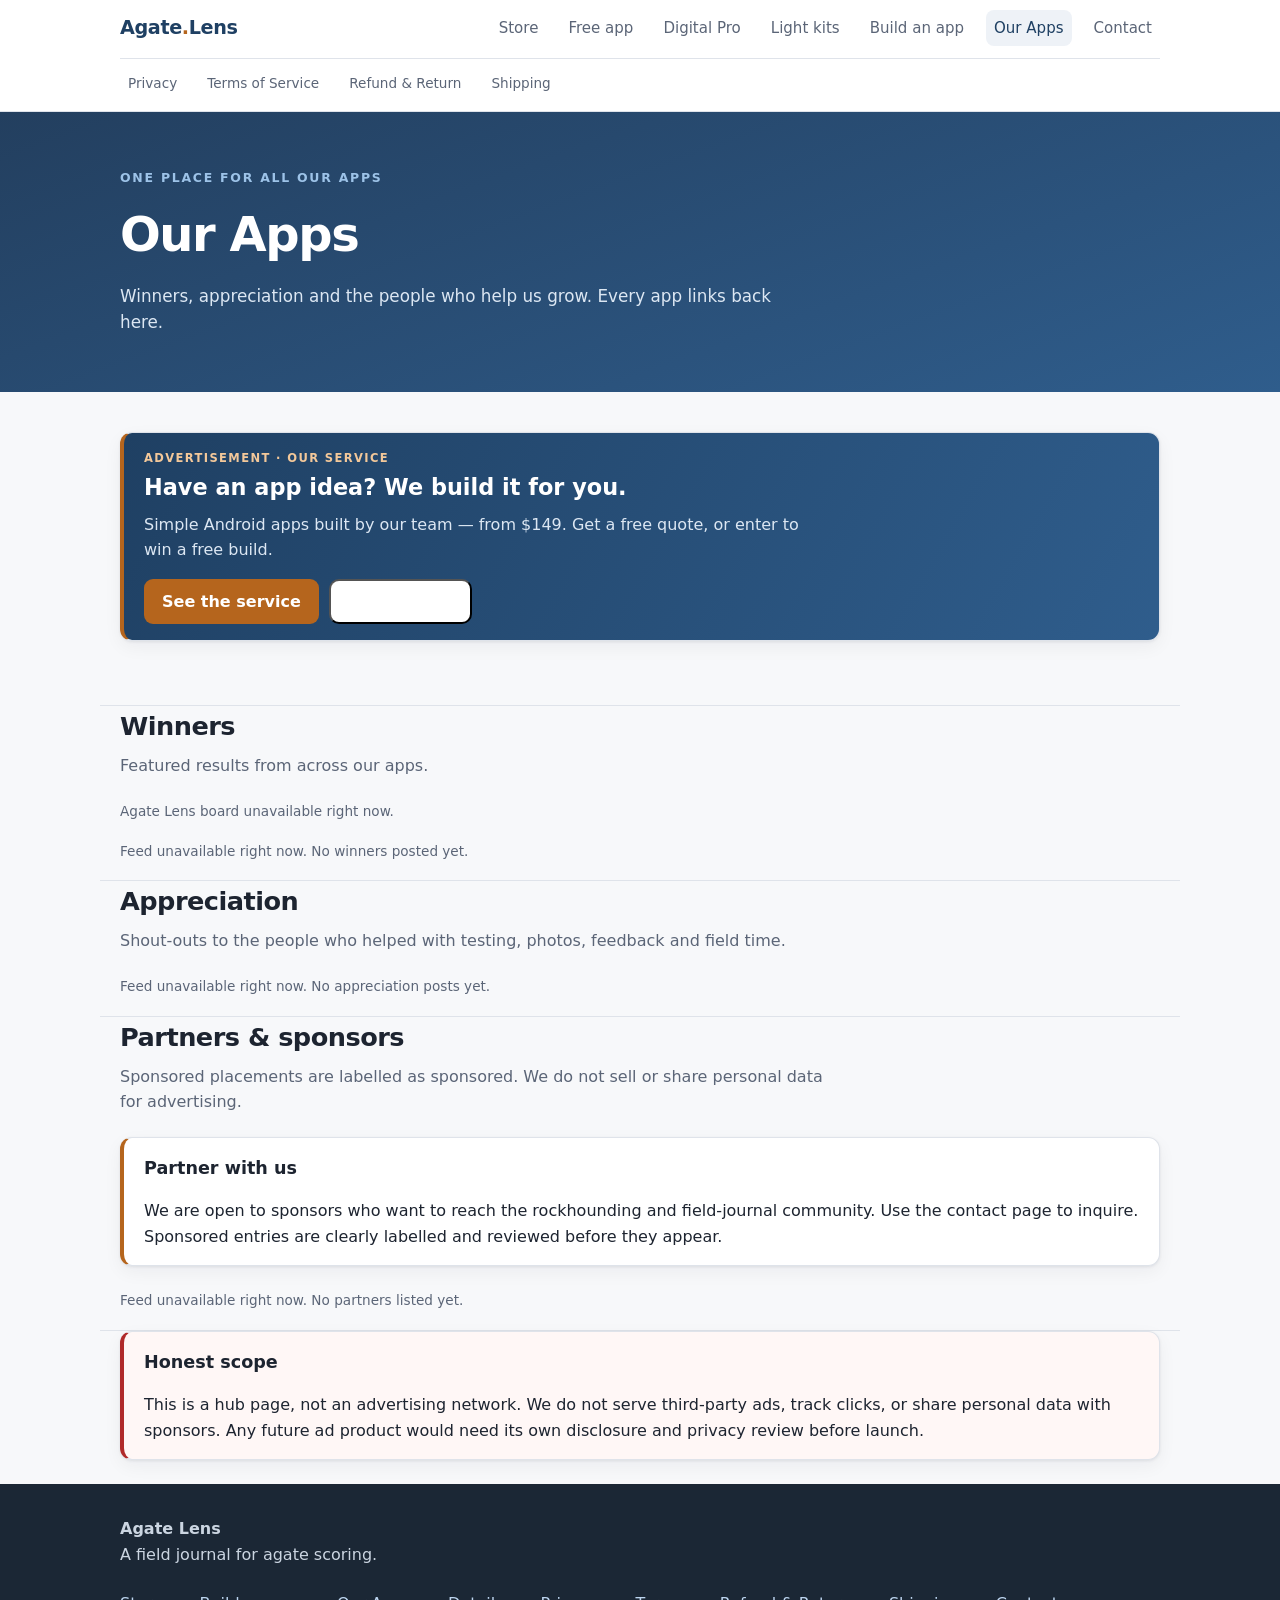
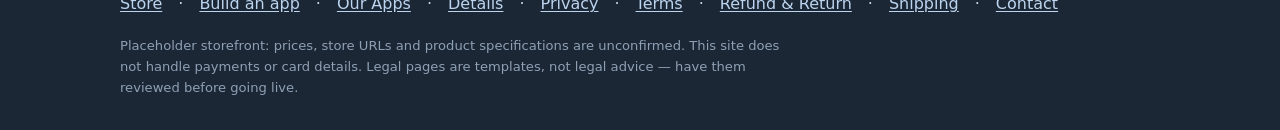
<file: hub.html>
<!DOCTYPE html>
<html lang="en">
<head>
  <meta charset="utf-8">
  <meta name="viewport" content="width=device-width, initial-scale=1">
  <title>Our Apps — winners, appreciation and partners | Agate Lens</title>
  <meta name="description" content="The shared hub for our apps: winners, community appreciation, and partners.">
  <link rel="stylesheet" href="css/styles.css">
  <script src="config.js"></script>
  <script src="js/hub.js" defer></script>
  <script src="js/win-window.js" defer></script>
  <script src="js/leads.js" defer></script>
</head>
<body data-win-auto="14000">

<header class="site-header">
  <div class="wrap header-inner">
    <a class="brand" href="index.html">Agate<span class="dot">.</span>Lens</a>
    <nav class="site-nav" aria-label="Main navigation">
      <a href="index.html#store">Store</a>
      <a href="index.html#free">Free app</a>
      <a href="index.html#digital">Digital Pro</a>
      <a href="index.html#kits">Light kits</a>
      <a href="build-for-you.html">Build an app</a>
      <a href="hub.html" aria-current="page">Our Apps</a>
      <a href="contact.html">Contact</a>
    </nav>
    <nav class="site-nav site-nav--legal" aria-label="Legal and policy navigation">
      <a href="privacy.html">Privacy</a>
      <a href="terms.html">Terms of Service</a>
      <a href="refunds.html">Refund &amp; Return</a>
      <a href="shipping.html">Shipping</a>
    </nav>
  </div>
</header>

<main>
  <div class="hero">
    <div class="wrap">
      <p class="eyebrow">One place for all our apps</p>
      <h1>Our Apps</h1>
      <p>Winners, appreciation and the people who help us grow. Every app links back here.</p>
    </div>
  </div>

  <section aria-labelledby="hub-promo-title">
    <div class="wrap">
      <div class="notice promo">
        <div>
          <p class="eyebrow">Advertisement · our service</p>
          <h2 id="hub-promo-title">Have an app idea? We build it for you.</h2>
          <p>Simple Android apps built by our team — from $149. Get a free quote, or enter to win a free build.</p>
        </div>
        <div class="promo-actions">
          <a class="button" href="build-for-you.html">See the service</a>
          <button class="btn btn--light win-trigger" type="button">Win a free build</button>
        </div>
      </div>
    </div>
  </section>

  <section class="section wrap" id="winners">
    <div class="section-head">
      <h2>Winners</h2>
      <p>Featured results from across our apps.</p>
    </div>
    <div class="card-grid" id="hub-brag"></div>
    <div class="card-grid" id="hub-winners"></div>
  </section>

  <section class="section wrap" id="appreciation">
    <div class="section-head">
      <h2>Appreciation</h2>
      <p>Shout-outs to the people who helped with testing, photos, feedback and field time.</p>
    </div>
    <div class="card-grid" id="hub-appreciation"></div>
  </section>

  <section class="section wrap" id="partners">
    <div class="section-head">
      <h2>Partners &amp; sponsors</h2>
      <p>Sponsored placements are labelled as sponsored. We do not sell or share personal data for advertising.</p>
    </div>
    <div class="notice notice--warn">
      <h3>Partner with us</h3>
      <p>We are open to sponsors who want to reach the rockhounding and field-journal community. Use the contact page to inquire. Sponsored entries are clearly labelled and reviewed before they appear.</p>
    </div>
    <div class="card-grid" id="hub-partners"></div>
  </section>

  <section class="section wrap">
    <div class="notice notice--template">
      <h3>Honest scope</h3>
      <p>This is a hub page, not an advertising network. We do not serve third-party ads, track clicks, or share personal data with sponsors. Any future ad product would need its own disclosure and privacy review before launch.</p>
    </div>
  </section>
</main>

<footer class="site-footer">
  <div class="wrap">
    <div class="footer-grid">
      <div>
        <strong>Agate Lens</strong><br>
        A field journal for agate scoring.
      </div>
      <nav aria-label="Footer navigation">
        <a href="index.html#store">Store</a> ·
        <a href="build-for-you.html">Build an app</a> ·
        <a href="hub.html">Our Apps</a> ·
        <a href="index.html#details">Details</a> ·
        <a href="privacy.html">Privacy</a> ·
        <a href="terms.html">Terms</a> ·
        <a href="refunds.html">Refund &amp; Return</a> ·
        <a href="shipping.html">Shipping</a> ·
        <a href="contact.html">Contact</a>
      </nav>
    </div>
    <p class="footer-note">Placeholder storefront: prices, store URLs and product specifications are unconfirmed. This site does not handle payments or card details. Legal pages are templates, not legal advice — have them reviewed before going live.</p>
  </div>
</footer>

</body>
</html>
</file>
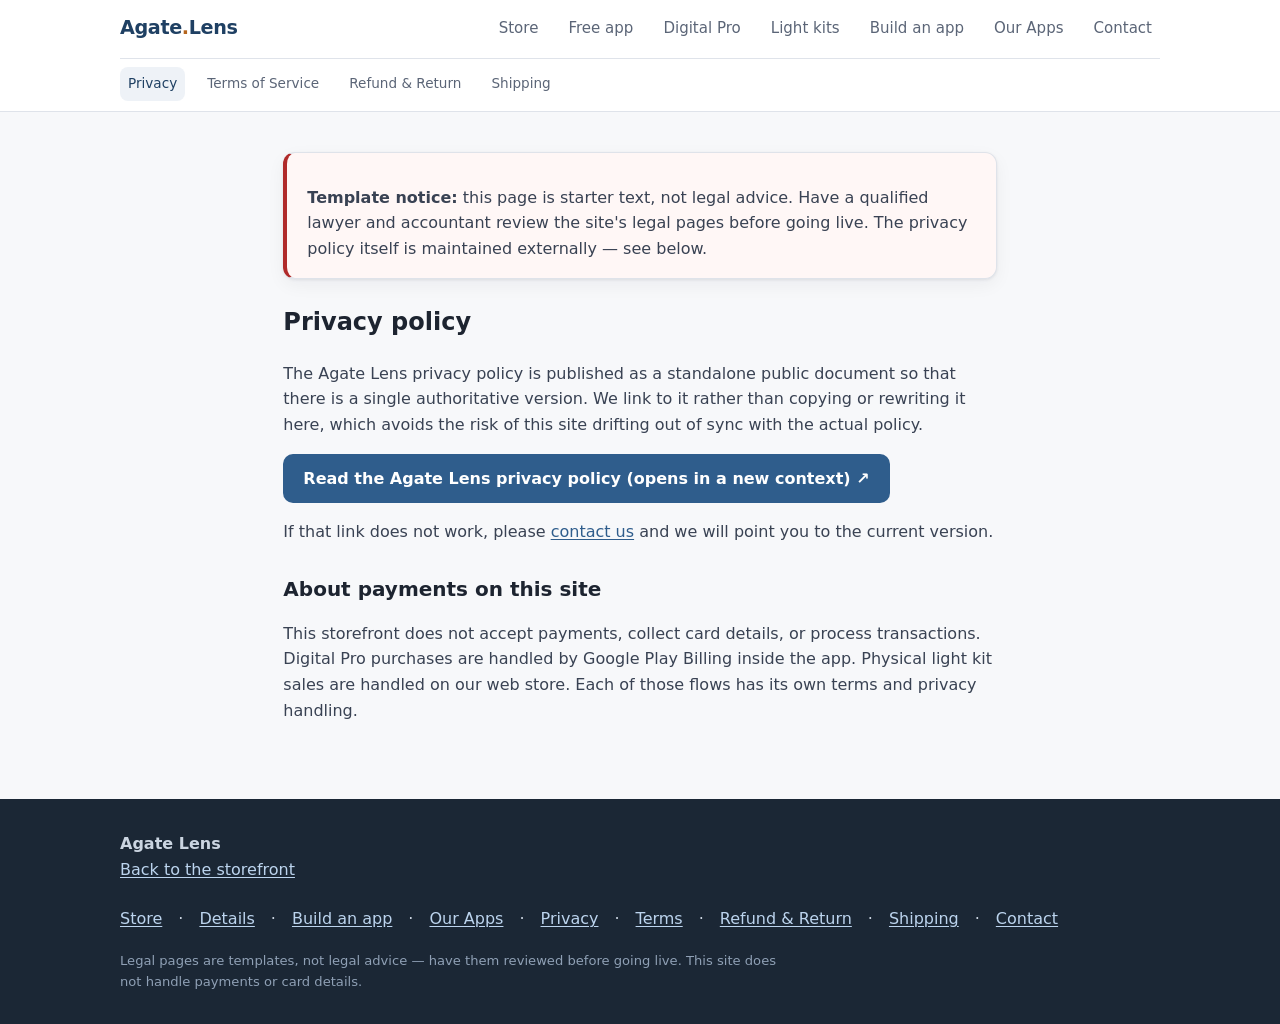
<file: privacy.html>
<!DOCTYPE html>
<html lang="en">
<head>
  <meta charset="utf-8">
  <meta name="viewport" content="width=device-width, initial-scale=1">
  <title>Privacy — Agate Lens</title>
  <meta name="description" content="Where to find the Agate Lens privacy policy.">
  <link rel="stylesheet" href="css/styles.css">
</head>
<body>

<header class="site-header">
  <div class="wrap header-inner">
    <a class="brand" href="index.html">Agate<span class="dot">.</span>Lens</a>
    <nav class="site-nav" aria-label="Main navigation">
      <a href="index.html#store">Store</a>
      <a href="index.html#free">Free app</a>
      <a href="index.html#digital">Digital Pro</a>
      <a href="index.html#kits">Light kits</a>
      <a href="build-for-you.html">Build an app</a>
      <a href="hub.html">Our Apps</a>
      <a href="contact.html">Contact</a>
    </nav>
    <nav class="site-nav site-nav--legal" aria-label="Legal and policy navigation">
      <a href="privacy.html" aria-current="page">Privacy</a>
      <a href="terms.html">Terms of Service</a>
      <a href="refunds.html">Refund &amp; Return</a>
      <a href="shipping.html">Shipping</a>
    </nav>
  </div>
</header>

<main>
  <section>
    <div class="wrap prose">
      <div class="notice notice--template">
        <p><strong>Template notice:</strong> this page is starter text, not legal advice. Have a qualified lawyer and accountant review the site's legal pages before going live. The privacy policy itself is maintained externally — see below.</p>
      </div>

      <h1>Privacy policy</h1>
      <p>The Agate Lens privacy policy is published as a standalone public document so that there is a single authoritative version. We link to it rather than copying or rewriting it here, which avoids the risk of this site drifting out of sync with the actual policy.</p>

      <p><a class="btn btn--external" href="https://1nationofraiders-wq.github.io/agate-lens-privacy/" rel="noopener noreferrer">Read the Agate Lens privacy policy (opens in a new context)</a></p>

      <p>If that link does not work, please <a href="contact.html">contact us</a> and we will point you to the current version.</p>

      <h2>About payments on this site</h2>
      <p>This storefront does not accept payments, collect card details, or process transactions. Digital Pro purchases are handled by Google Play Billing inside the app. Physical light kit sales are handled on our web store. Each of those flows has its own terms and privacy handling.</p>
    </div>
  </section>
</main>

<footer class="site-footer">
  <div class="wrap">
    <div class="footer-grid">
      <div><strong>Agate Lens</strong><br><a href="index.html">Back to the storefront</a></div>
      <nav aria-label="Footer navigation">
        <a href="index.html#store">Store</a> ·
        <a href="index.html#details">Details</a> ·
        <a href="build-for-you.html">Build an app</a> ·
        <a href="hub.html">Our Apps</a> ·
        <a href="privacy.html">Privacy</a> ·
        <a href="terms.html">Terms</a> ·
        <a href="refunds.html">Refund &amp; Return</a> ·
        <a href="shipping.html">Shipping</a> ·
        <a href="contact.html">Contact</a>
      </nav>
    </div>
    <p class="footer-note">Legal pages are templates, not legal advice — have them reviewed before going live. This site does not handle payments or card details.</p>
  </div>
</footer>

</body>
</html>
</file>
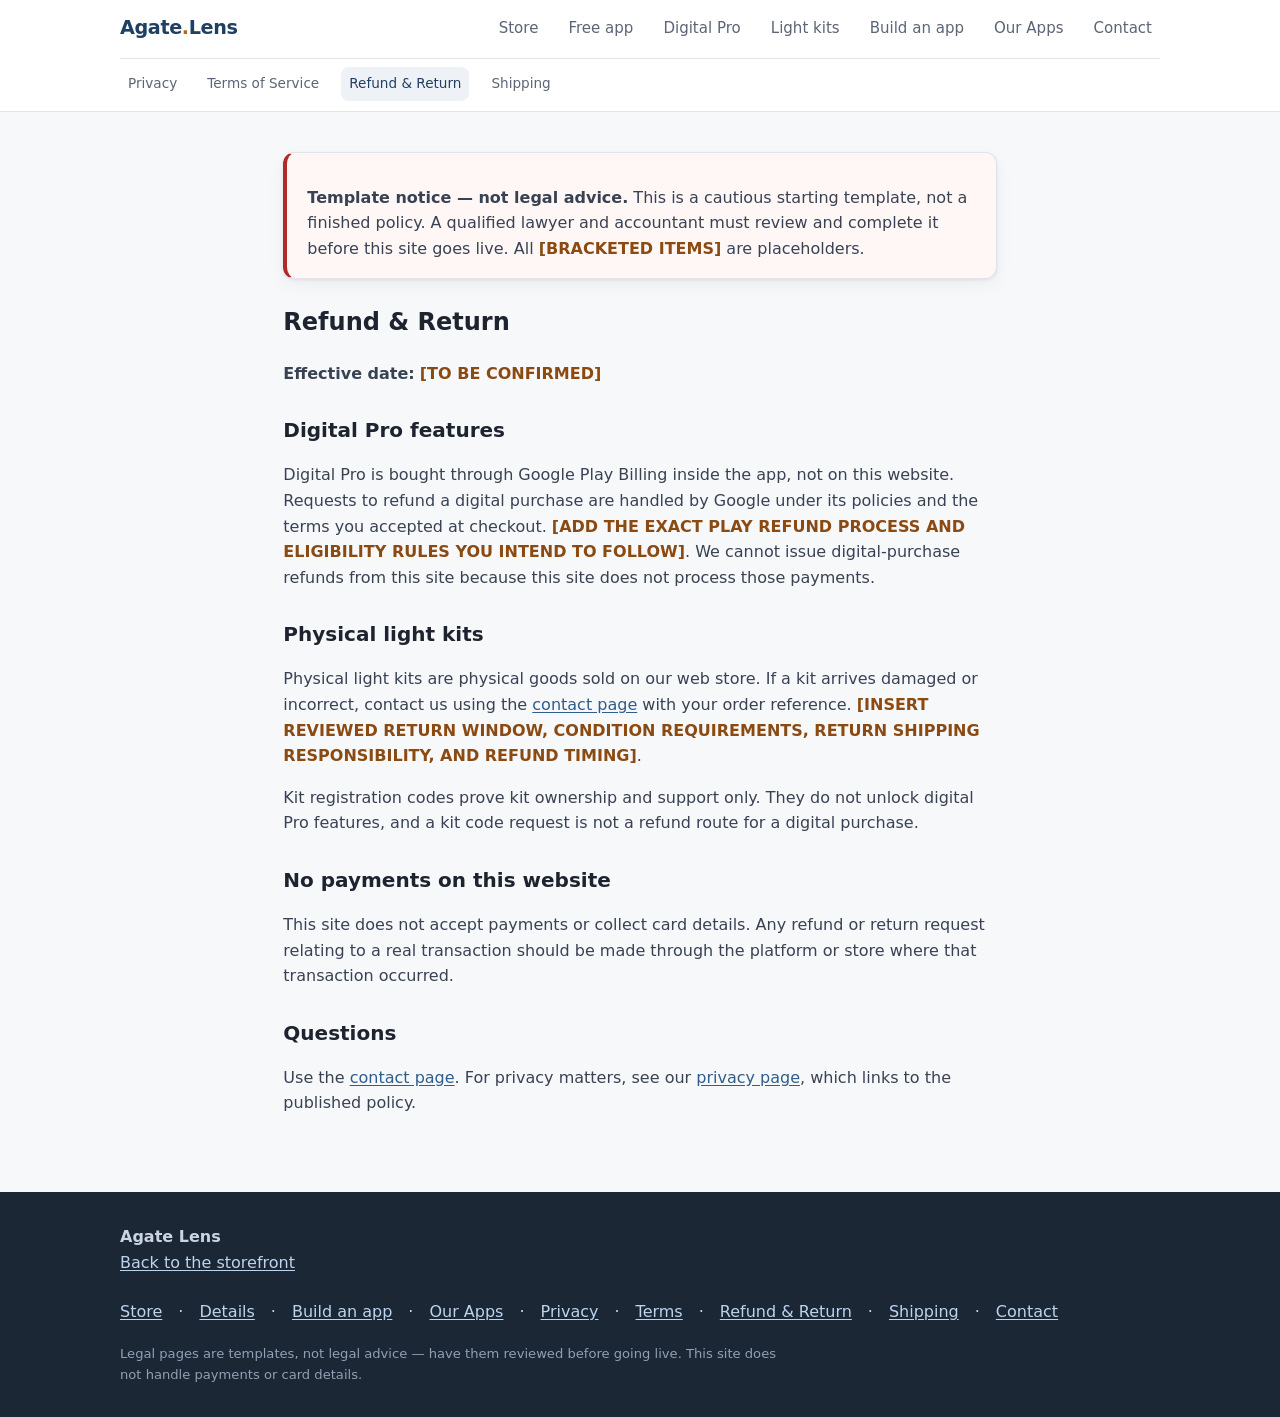
<file: refunds.html>
<!DOCTYPE html>
<html lang="en">
<head>
  <meta charset="utf-8">
  <meta name="viewport" content="width=device-width, initial-scale=1">
  <title>Refund &amp; Return — Agate Lens</title>
  <meta name="description" content="Refund and return policy template for Agate Lens.">
  <link rel="stylesheet" href="css/styles.css">
</head>
<body>

<header class="site-header">
  <div class="wrap header-inner">
    <a class="brand" href="index.html">Agate<span class="dot">.</span>Lens</a>
    <nav class="site-nav" aria-label="Main navigation">
      <a href="index.html#store">Store</a>
      <a href="index.html#free">Free app</a>
      <a href="index.html#digital">Digital Pro</a>
      <a href="index.html#kits">Light kits</a>
      <a href="build-for-you.html">Build an app</a>
      <a href="hub.html">Our Apps</a>
      <a href="contact.html">Contact</a>
    </nav>
    <nav class="site-nav site-nav--legal" aria-label="Legal and policy navigation">
      <a href="privacy.html">Privacy</a>
      <a href="terms.html">Terms of Service</a>
      <a href="refunds.html" aria-current="page">Refund &amp; Return</a>
      <a href="shipping.html">Shipping</a>
    </nav>
  </div>
</header>

<main>
  <section>
    <div class="wrap prose">
      <div class="notice notice--template">
        <p><strong>Template notice — not legal advice.</strong> This is a cautious starting template, not a finished policy. A qualified lawyer and accountant must review and complete it before this site goes live. All <span class="todo">[BRACKETED ITEMS]</span> are placeholders.</p>
      </div>

      <h1>Refund &amp; Return</h1>
      <p><strong>Effective date:</strong> <span class="todo">[TO BE CONFIRMED]</span></p>

      <h2>Digital Pro features</h2>
      <p>Digital Pro is bought through Google Play Billing inside the app, not on this website. Requests to refund a digital purchase are handled by Google under its policies and the terms you accepted at checkout. <span class="todo">[ADD THE EXACT PLAY REFUND PROCESS AND ELIGIBILITY RULES YOU INTEND TO FOLLOW]</span>. We cannot issue digital-purchase refunds from this site because this site does not process those payments.</p>

      <h2>Physical light kits</h2>
      <p>Physical light kits are physical goods sold on our web store. If a kit arrives damaged or incorrect, contact us using the <a href="contact.html">contact page</a> with your order reference. <span class="todo">[INSERT REVIEWED RETURN WINDOW, CONDITION REQUIREMENTS, RETURN SHIPPING RESPONSIBILITY, AND REFUND TIMING]</span>.</p>
      <p>Kit registration codes prove kit ownership and support only. They do not unlock digital Pro features, and a kit code request is not a refund route for a digital purchase.</p>

      <h2>No payments on this website</h2>
      <p>This site does not accept payments or collect card details. Any refund or return request relating to a real transaction should be made through the platform or store where that transaction occurred.</p>

      <h2>Questions</h2>
      <p>Use the <a href="contact.html">contact page</a>. For privacy matters, see our <a href="privacy.html">privacy page</a>, which links to the published policy.</p>
    </div>
  </section>
</main>

<footer class="site-footer">
  <div class="wrap">
    <div class="footer-grid">
      <div><strong>Agate Lens</strong><br><a href="index.html">Back to the storefront</a></div>
      <nav aria-label="Footer navigation">
        <a href="index.html#store">Store</a> ·
        <a href="index.html#details">Details</a> ·
        <a href="build-for-you.html">Build an app</a> ·
        <a href="hub.html">Our Apps</a> ·
        <a href="privacy.html">Privacy</a> ·
        <a href="terms.html">Terms</a> ·
        <a href="refunds.html">Refund &amp; Return</a> ·
        <a href="shipping.html">Shipping</a> ·
        <a href="contact.html">Contact</a>
      </nav>
    </div>
    <p class="footer-note">Legal pages are templates, not legal advice — have them reviewed before going live. This site does not handle payments or card details.</p>
  </div>
</footer>

</body>
</html>
</file>
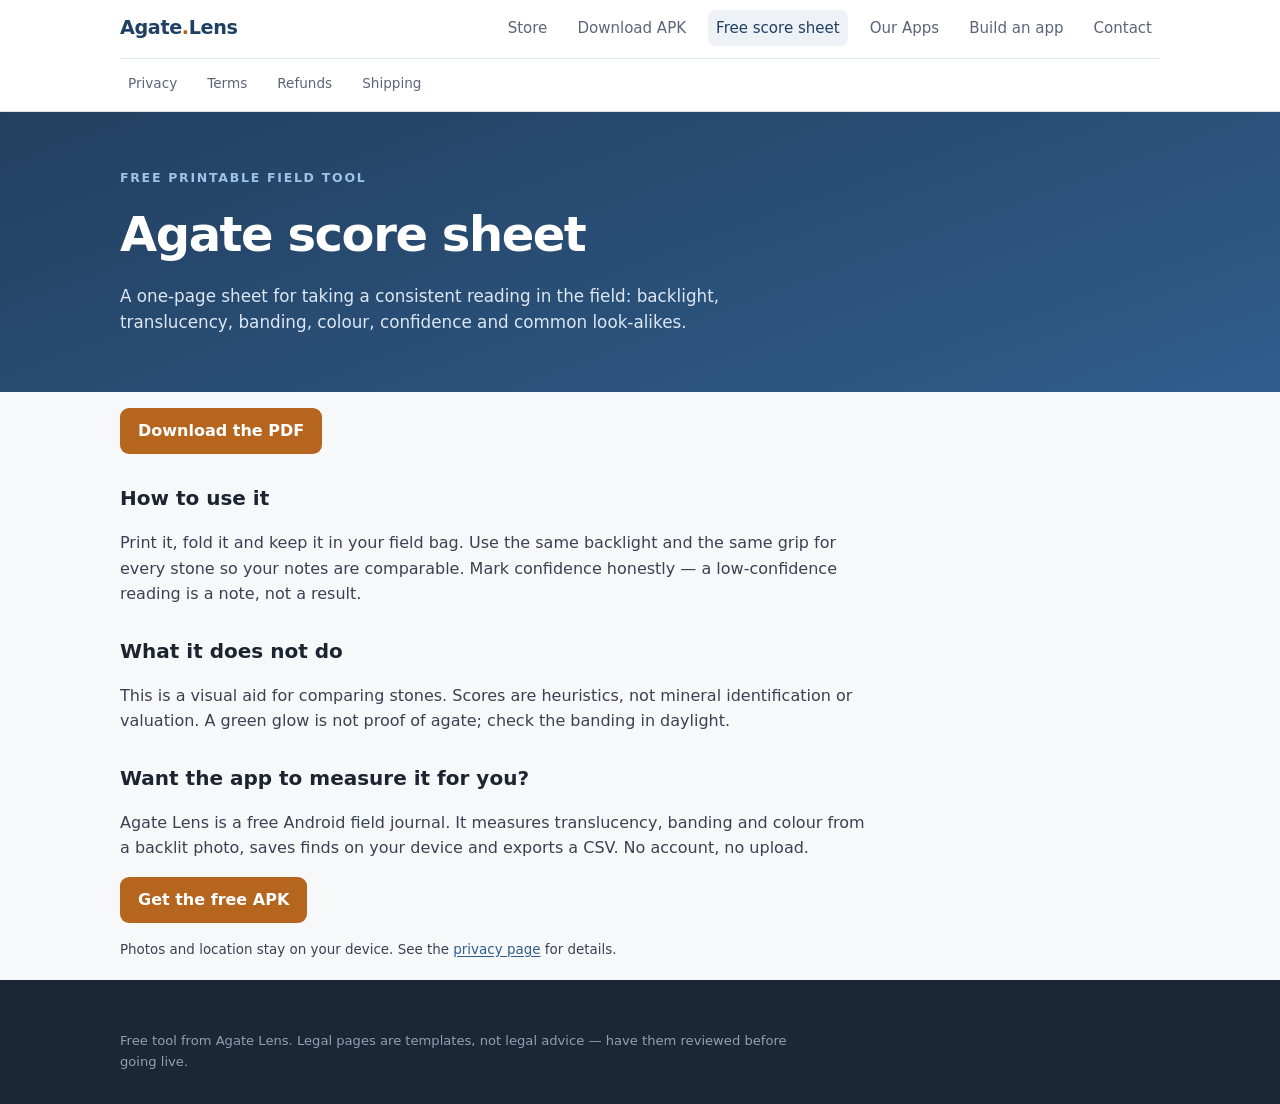
<file: score-sheet.html>
<!DOCTYPE html>
<html lang="en">
<head>
  <meta charset="utf-8">
  <meta name="viewport" content="width=device-width, initial-scale=1">
  <title>Free agate score sheet — Agate Lens</title>
  <meta name="description" content="A free printable field sheet for scoring backlit agates: translucency, banding, colour, confidence and look-alike checks. No account needed.">
  <link rel="stylesheet" href="css/styles.css">
</head>
<body>

<header class="site-header">
  <div class="wrap header-inner">
    <a class="brand" href="index.html">Agate<span class="dot">.</span>Lens</a>
    <nav class="site-nav" aria-label="Main navigation">
      <a href="index.html">Store</a>
      <a href="downloads.html">Download APK</a>
      <a href="score-sheet.html" aria-current="page">Free score sheet</a>
      <a href="hub.html">Our Apps</a>
      <a href="build-for-you.html">Build an app</a>
      <a href="contact.html">Contact</a>
    </nav>
    <nav class="site-nav site-nav--legal" aria-label="Legal and policy navigation">
      <a href="privacy.html">Privacy</a>
      <a href="terms.html">Terms</a>
      <a href="refunds.html">Refunds</a>
      <a href="shipping.html">Shipping</a>
    </nav>
  </div>
</header>

<main>
  <div class="hero">
    <div class="wrap">
      <p class="eyebrow">Free printable field tool</p>
      <h1>Agate score sheet</h1>
      <p>A one-page sheet for taking a consistent reading in the field: backlight, translucency, banding, colour, confidence and common look-alikes.</p>
    </div>
  </div>

  <section class="section wrap">
    <div class="prose">
      <p><a class="button" href="agate-score-sheet.pdf" download>Download the PDF</a></p>
      <h2>How to use it</h2>
      <p>Print it, fold it and keep it in your field bag. Use the same backlight and the same grip for every stone so your notes are comparable. Mark confidence honestly — a low-confidence reading is a note, not a result.</p>
      <h2>What it does not do</h2>
      <p>This is a visual aid for comparing stones. Scores are heuristics, not mineral identification or valuation. A green glow is not proof of agate; check the banding in daylight.</p>
      <h2>Want the app to measure it for you?</h2>
      <p>Agate Lens is a free Android field journal. It measures translucency, banding and colour from a backlit photo, saves finds on your device and exports a CSV. No account, no upload.</p>
      <p><a class="button" href="downloads.html">Get the free APK</a></p>
      <p class="win-fine">Photos and location stay on your device. See the <a href="privacy.html">privacy page</a> for details.</p>
    </div>
  </section>
</main>

<footer class="site-footer">
  <div class="wrap">
    <p class="footer-note">Free tool from Agate Lens. Legal pages are templates, not legal advice — have them reviewed before going live.</p>
  </div>
</footer>

</body>
</html>
</file>
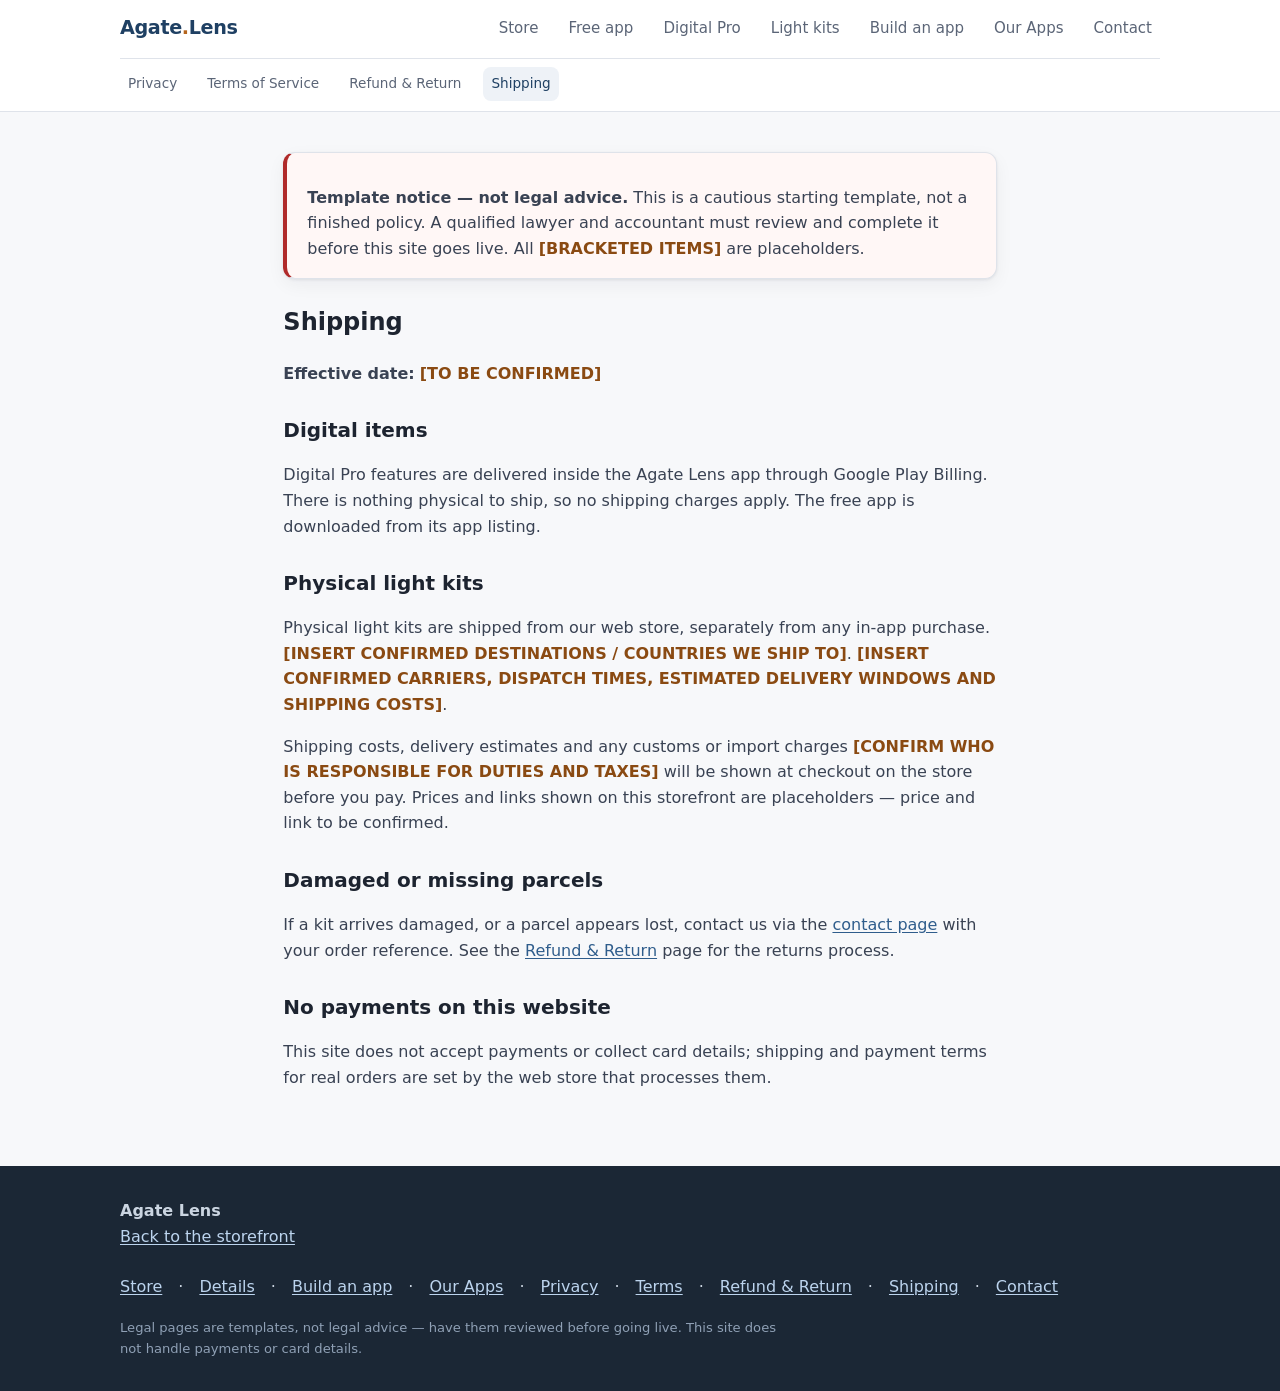
<file: shipping.html>
<!DOCTYPE html>
<html lang="en">
<head>
  <meta charset="utf-8">
  <meta name="viewport" content="width=device-width, initial-scale=1">
  <title>Shipping — Agate Lens</title>
  <meta name="description" content="Shipping policy template for Agate Lens physical light kits.">
  <link rel="stylesheet" href="css/styles.css">
</head>
<body>

<header class="site-header">
  <div class="wrap header-inner">
    <a class="brand" href="index.html">Agate<span class="dot">.</span>Lens</a>
    <nav class="site-nav" aria-label="Main navigation">
      <a href="index.html#store">Store</a>
      <a href="index.html#free">Free app</a>
      <a href="index.html#digital">Digital Pro</a>
      <a href="index.html#kits">Light kits</a>
      <a href="build-for-you.html">Build an app</a>
      <a href="hub.html">Our Apps</a>
      <a href="contact.html">Contact</a>
    </nav>
    <nav class="site-nav site-nav--legal" aria-label="Legal and policy navigation">
      <a href="privacy.html">Privacy</a>
      <a href="terms.html">Terms of Service</a>
      <a href="refunds.html">Refund &amp; Return</a>
      <a href="shipping.html" aria-current="page">Shipping</a>
    </nav>
  </div>
</header>

<main>
  <section>
    <div class="wrap prose">
      <div class="notice notice--template">
        <p><strong>Template notice — not legal advice.</strong> This is a cautious starting template, not a finished policy. A qualified lawyer and accountant must review and complete it before this site goes live. All <span class="todo">[BRACKETED ITEMS]</span> are placeholders.</p>
      </div>

      <h1>Shipping</h1>
      <p><strong>Effective date:</strong> <span class="todo">[TO BE CONFIRMED]</span></p>

      <h2>Digital items</h2>
      <p>Digital Pro features are delivered inside the Agate Lens app through Google Play Billing. There is nothing physical to ship, so no shipping charges apply. The free app is downloaded from its app listing.</p>

      <h2>Physical light kits</h2>
      <p>Physical light kits are shipped from our web store, separately from any in-app purchase. <span class="todo">[INSERT CONFIRMED DESTINATIONS / COUNTRIES WE SHIP TO]</span>. <span class="todo">[INSERT CONFIRMED CARRIERS, DISPATCH TIMES, ESTIMATED DELIVERY WINDOWS AND SHIPPING COSTS]</span>.</p>
      <p>Shipping costs, delivery estimates and any customs or import charges <span class="todo">[CONFIRM WHO IS RESPONSIBLE FOR DUTIES AND TAXES]</span> will be shown at checkout on the store before you pay. Prices and links shown on this storefront are placeholders — price and link to be confirmed.</p>

      <h2>Damaged or missing parcels</h2>
      <p>If a kit arrives damaged, or a parcel appears lost, contact us via the <a href="contact.html">contact page</a> with your order reference. See the <a href="refunds.html">Refund &amp; Return</a> page for the returns process.</p>

      <h2>No payments on this website</h2>
      <p>This site does not accept payments or collect card details; shipping and payment terms for real orders are set by the web store that processes them.</p>
    </div>
  </section>
</main>

<footer class="site-footer">
  <div class="wrap">
    <div class="footer-grid">
      <div><strong>Agate Lens</strong><br><a href="index.html">Back to the storefront</a></div>
      <nav aria-label="Footer navigation">
        <a href="index.html#store">Store</a> ·
        <a href="index.html#details">Details</a> ·
        <a href="build-for-you.html">Build an app</a> ·
        <a href="hub.html">Our Apps</a> ·
        <a href="privacy.html">Privacy</a> ·
        <a href="terms.html">Terms</a> ·
        <a href="refunds.html">Refund &amp; Return</a> ·
        <a href="shipping.html">Shipping</a> ·
        <a href="contact.html">Contact</a>
      </nav>
    </div>
    <p class="footer-note">Legal pages are templates, not legal advice — have them reviewed before going live. This site does not handle payments or card details.</p>
  </div>
</footer>

</body>
</html>
</file>
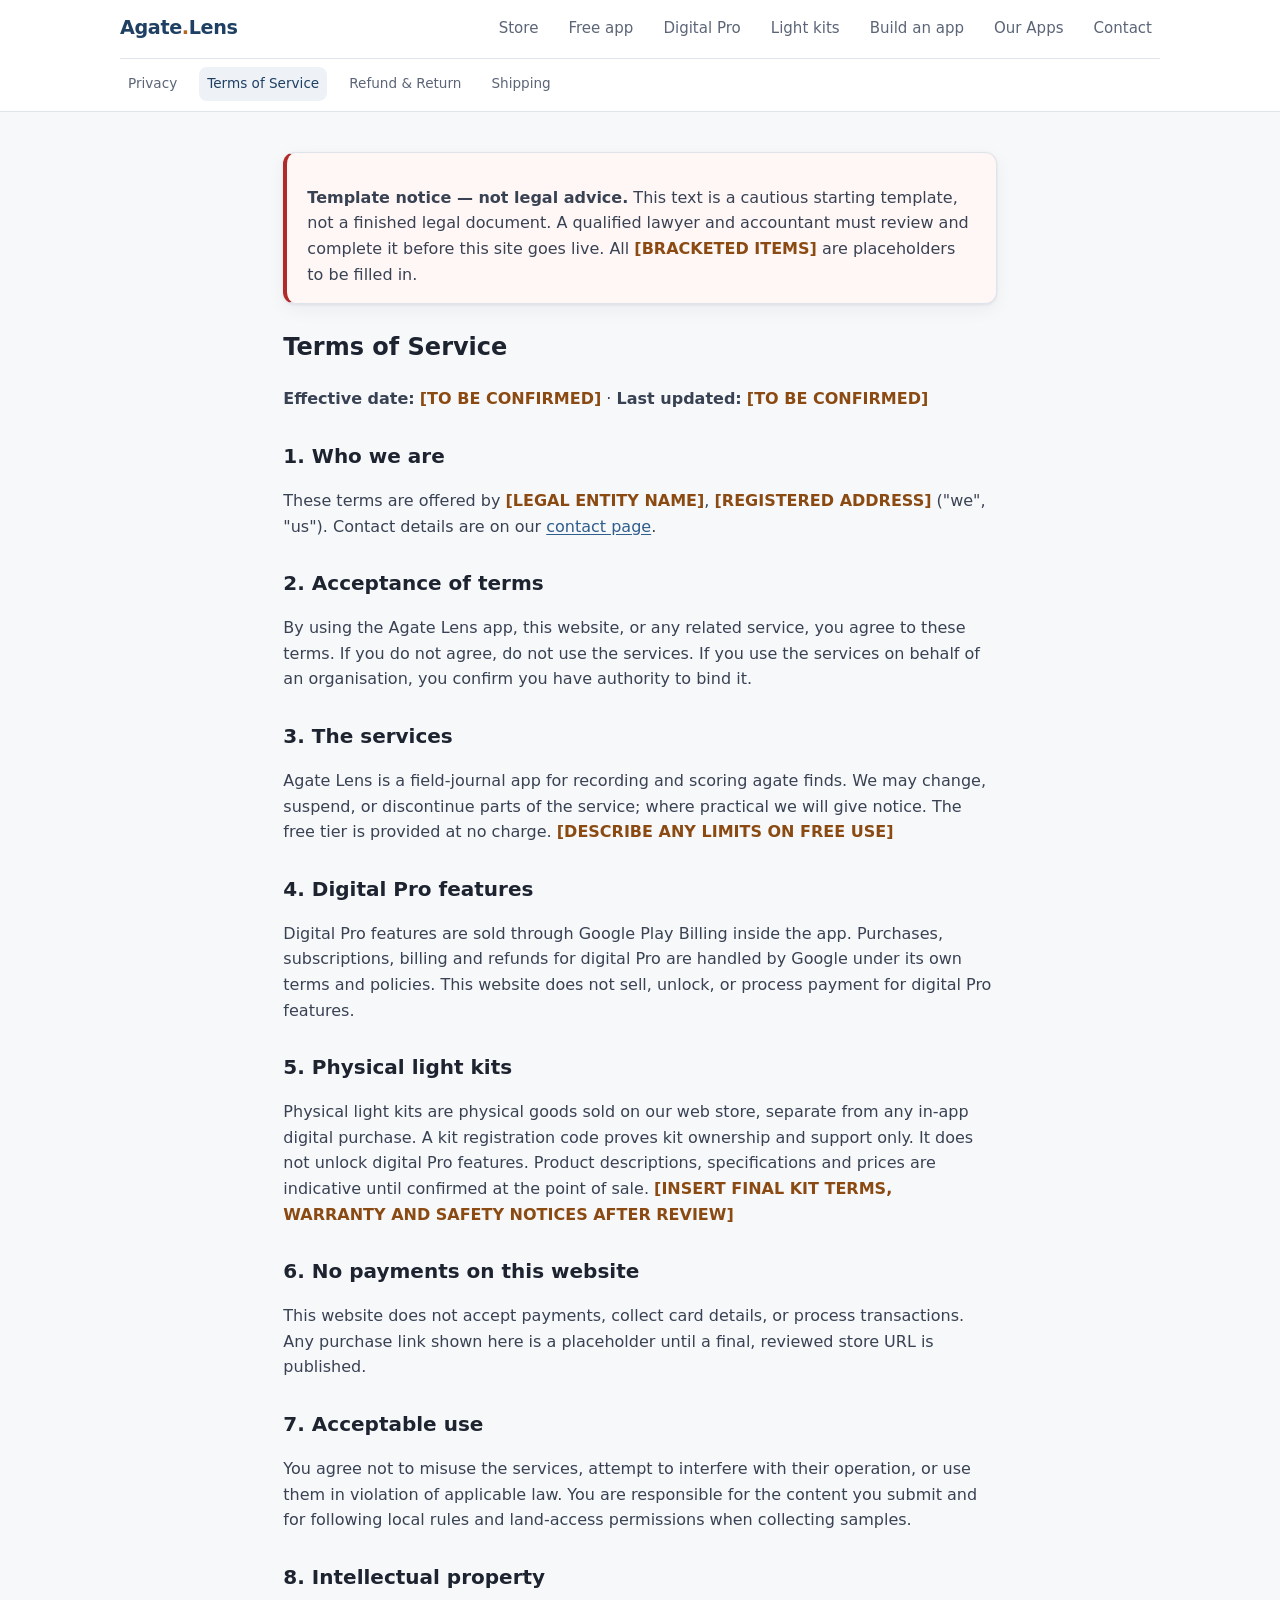
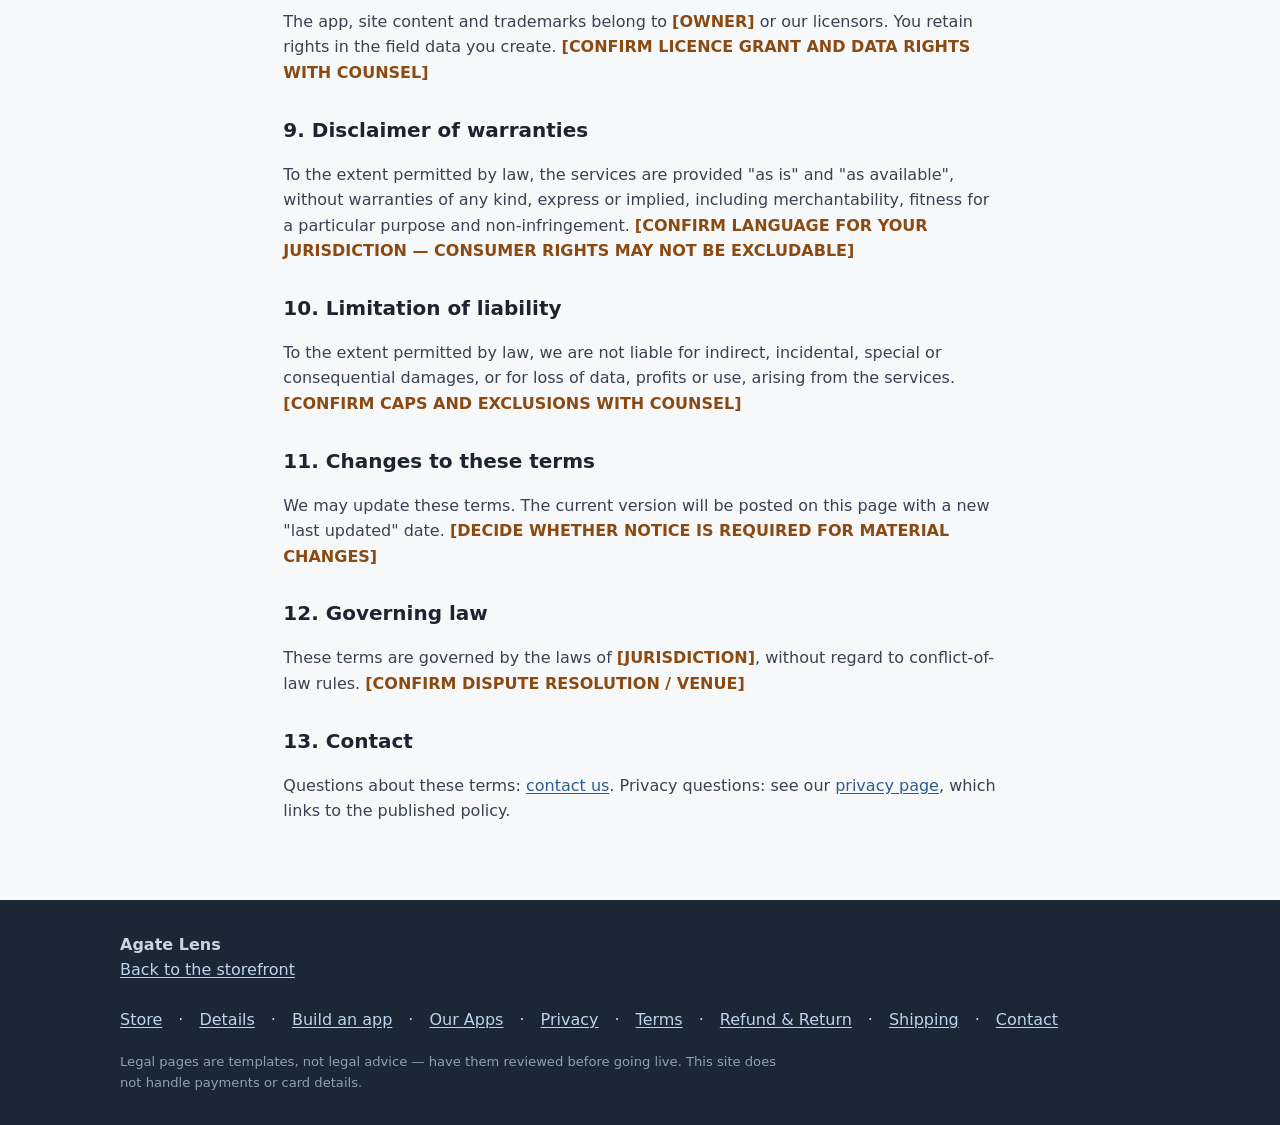
<file: terms.html>
<!DOCTYPE html>
<html lang="en">
<head>
  <meta charset="utf-8">
  <meta name="viewport" content="width=device-width, initial-scale=1">
  <title>Terms of Service — Agate Lens</title>
  <meta name="description" content="Terms of Service template for Agate Lens.">
  <link rel="stylesheet" href="css/styles.css">
</head>
<body>

<header class="site-header">
  <div class="wrap header-inner">
    <a class="brand" href="index.html">Agate<span class="dot">.</span>Lens</a>
    <nav class="site-nav" aria-label="Main navigation">
      <a href="index.html#store">Store</a>
      <a href="index.html#free">Free app</a>
      <a href="index.html#digital">Digital Pro</a>
      <a href="index.html#kits">Light kits</a>
      <a href="build-for-you.html">Build an app</a>
      <a href="hub.html">Our Apps</a>
      <a href="contact.html">Contact</a>
    </nav>
    <nav class="site-nav site-nav--legal" aria-label="Legal and policy navigation">
      <a href="privacy.html">Privacy</a>
      <a href="terms.html" aria-current="page">Terms of Service</a>
      <a href="refunds.html">Refund &amp; Return</a>
      <a href="shipping.html">Shipping</a>
    </nav>
  </div>
</header>

<main>
  <section>
    <div class="wrap prose">
      <div class="notice notice--template">
        <p><strong>Template notice — not legal advice.</strong> This text is a cautious starting template, not a finished legal document. A qualified lawyer and accountant must review and complete it before this site goes live. All <span class="todo">[BRACKETED ITEMS]</span> are placeholders to be filled in.</p>
      </div>

      <h1>Terms of Service</h1>
      <p><strong>Effective date:</strong> <span class="todo">[TO BE CONFIRMED]</span> · <strong>Last updated:</strong> <span class="todo">[TO BE CONFIRMED]</span></p>

      <h2>1. Who we are</h2>
      <p>These terms are offered by <span class="todo">[LEGAL ENTITY NAME]</span>, <span class="todo">[REGISTERED ADDRESS]</span> ("we", "us"). Contact details are on our <a href="contact.html">contact page</a>.</p>

      <h2>2. Acceptance of terms</h2>
      <p>By using the Agate Lens app, this website, or any related service, you agree to these terms. If you do not agree, do not use the services. If you use the services on behalf of an organisation, you confirm you have authority to bind it.</p>

      <h2>3. The services</h2>
      <p>Agate Lens is a field-journal app for recording and scoring agate finds. We may change, suspend, or discontinue parts of the service; where practical we will give notice. The free tier is provided at no charge. <span class="todo">[DESCRIBE ANY LIMITS ON FREE USE]</span></p>

      <h2>4. Digital Pro features</h2>
      <p>Digital Pro features are sold through Google Play Billing inside the app. Purchases, subscriptions, billing and refunds for digital Pro are handled by Google under its own terms and policies. This website does not sell, unlock, or process payment for digital Pro features.</p>

      <h2>5. Physical light kits</h2>
      <p>Physical light kits are physical goods sold on our web store, separate from any in-app digital purchase. A kit registration code proves kit ownership and support only. It does not unlock digital Pro features. Product descriptions, specifications and prices are indicative until confirmed at the point of sale. <span class="todo">[INSERT FINAL KIT TERMS, WARRANTY AND SAFETY NOTICES AFTER REVIEW]</span></p>

      <h2>6. No payments on this website</h2>
      <p>This website does not accept payments, collect card details, or process transactions. Any purchase link shown here is a placeholder until a final, reviewed store URL is published.</p>

      <h2>7. Acceptable use</h2>
      <p>You agree not to misuse the services, attempt to interfere with their operation, or use them in violation of applicable law. You are responsible for the content you submit and for following local rules and land-access permissions when collecting samples.</p>

      <h2>8. Intellectual property</h2>
      <p>The app, site content and trademarks belong to <span class="todo">[OWNER]</span> or our licensors. You retain rights in the field data you create. <span class="todo">[CONFIRM LICENCE GRANT AND DATA RIGHTS WITH COUNSEL]</span></p>

      <h2>9. Disclaimer of warranties</h2>
      <p>To the extent permitted by law, the services are provided "as is" and "as available", without warranties of any kind, express or implied, including merchantability, fitness for a particular purpose and non-infringement. <span class="todo">[CONFIRM LANGUAGE FOR YOUR JURISDICTION — CONSUMER RIGHTS MAY NOT BE EXCLUDABLE]</span></p>

      <h2>10. Limitation of liability</h2>
      <p>To the extent permitted by law, we are not liable for indirect, incidental, special or consequential damages, or for loss of data, profits or use, arising from the services. <span class="todo">[CONFIRM CAPS AND EXCLUSIONS WITH COUNSEL]</span></p>

      <h2>11. Changes to these terms</h2>
      <p>We may update these terms. The current version will be posted on this page with a new "last updated" date. <span class="todo">[DECIDE WHETHER NOTICE IS REQUIRED FOR MATERIAL CHANGES]</span></p>

      <h2>12. Governing law</h2>
      <p>These terms are governed by the laws of <span class="todo">[JURISDICTION]</span>, without regard to conflict-of-law rules. <span class="todo">[CONFIRM DISPUTE RESOLUTION / VENUE]</span></p>

      <h2>13. Contact</h2>
      <p>Questions about these terms: <a href="contact.html">contact us</a>. Privacy questions: see our <a href="privacy.html">privacy page</a>, which links to the published policy.</p>
    </div>
  </section>
</main>

<footer class="site-footer">
  <div class="wrap">
    <div class="footer-grid">
      <div><strong>Agate Lens</strong><br><a href="index.html">Back to the storefront</a></div>
      <nav aria-label="Footer navigation">
        <a href="index.html#store">Store</a> ·
        <a href="index.html#details">Details</a> ·
        <a href="build-for-you.html">Build an app</a> ·
        <a href="hub.html">Our Apps</a> ·
        <a href="privacy.html">Privacy</a> ·
        <a href="terms.html">Terms</a> ·
        <a href="refunds.html">Refund &amp; Return</a> ·
        <a href="shipping.html">Shipping</a> ·
        <a href="contact.html">Contact</a>
      </nav>
    </div>
    <p class="footer-note">Legal pages are templates, not legal advice — have them reviewed before going live. This site does not handle payments or card details.</p>
  </div>
</footer>

</body>
</html>
</file>
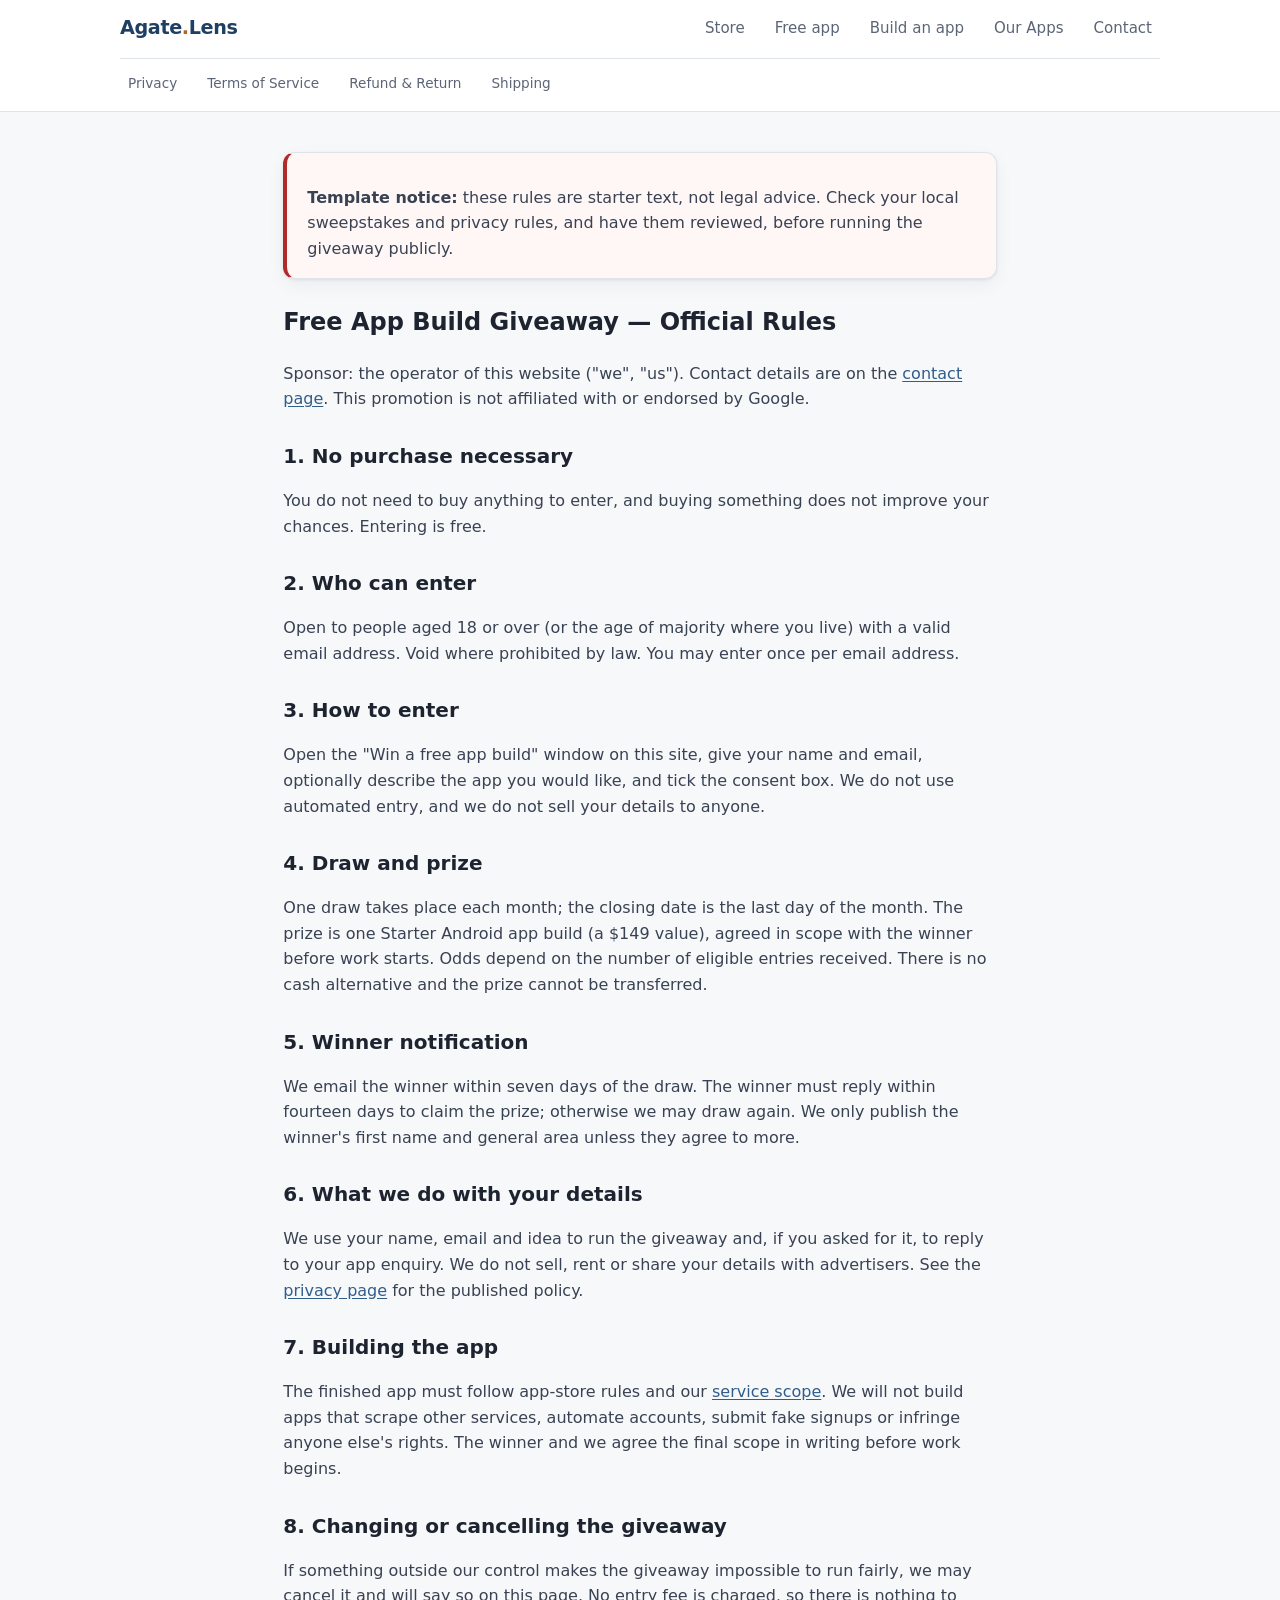
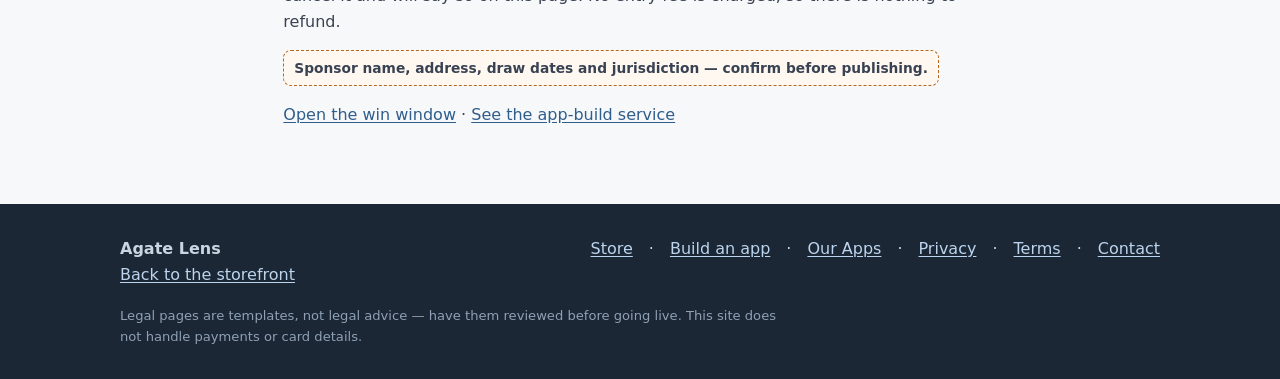
<file: win-rules.html>
<!DOCTYPE html>
<html lang="en">
<head>
  <meta charset="utf-8">
  <meta name="viewport" content="width=device-width, initial-scale=1">
  <title>Free App Build Giveaway — Official Rules</title>
  <meta name="description" content="Official rules for the free app build giveaway. No purchase necessary.">
  <link rel="stylesheet" href="css/styles.css">
  <script src="config.js"></script>
  <script src="js/win-window.js" defer></script>
  <script src="js/leads.js" defer></script>
</head>
<body>

<header class="site-header">
  <div class="wrap header-inner">
    <a class="brand" href="index.html">Agate<span class="dot">.</span>Lens</a>
    <nav class="site-nav" aria-label="Main navigation">
      <a href="index.html#store">Store</a>
      <a href="index.html#free">Free app</a>
      <a href="build-for-you.html">Build an app</a>
      <a href="hub.html">Our Apps</a>
      <a href="contact.html">Contact</a>
    </nav>
    <nav class="site-nav site-nav--legal" aria-label="Legal and policy navigation">
      <a href="privacy.html">Privacy</a>
      <a href="terms.html">Terms of Service</a>
      <a href="refunds.html">Refund &amp; Return</a>
      <a href="shipping.html">Shipping</a>
    </nav>
  </div>
</header>

<main>
  <section>
    <div class="wrap prose">
      <div class="notice notice--template">
        <p><strong>Template notice:</strong> these rules are starter text, not legal advice. Check your local sweepstakes and privacy rules, and have them reviewed, before running the giveaway publicly.</p>
      </div>

      <h1>Free App Build Giveaway — Official Rules</h1>
      <p>Sponsor: the operator of this website ("we", "us"). Contact details are on the <a href="contact.html">contact page</a>. This promotion is not affiliated with or endorsed by Google.</p>

      <h2>1. No purchase necessary</h2>
      <p>You do not need to buy anything to enter, and buying something does not improve your chances. Entering is free.</p>

      <h2>2. Who can enter</h2>
      <p>Open to people aged 18 or over (or the age of majority where you live) with a valid email address. Void where prohibited by law. You may enter once per email address.</p>

      <h2>3. How to enter</h2>
      <p>Open the "Win a free app build" window on this site, give your name and email, optionally describe the app you would like, and tick the consent box. We do not use automated entry, and we do not sell your details to anyone.</p>

      <h2>4. Draw and prize</h2>
      <p>One draw takes place each month; the closing date is the last day of the month. The prize is one Starter Android app build (a $149 value), agreed in scope with the winner before work starts. Odds depend on the number of eligible entries received. There is no cash alternative and the prize cannot be transferred.</p>

      <h2>5. Winner notification</h2>
      <p>We email the winner within seven days of the draw. The winner must reply within fourteen days to claim the prize; otherwise we may draw again. We only publish the winner's first name and general area unless they agree to more.</p>

      <h2>6. What we do with your details</h2>
      <p>We use your name, email and idea to run the giveaway and, if you asked for it, to reply to your app enquiry. We do not sell, rent or share your details with advertisers. See the <a href="privacy.html">privacy page</a> for the published policy.</p>

      <h2>7. Building the app</h2>
      <p>The finished app must follow app-store rules and our <a href="build-for-you.html#service">service scope</a>. We will not build apps that scrape other services, automate accounts, submit fake signups or infringe anyone else's rights. The winner and we agree the final scope in writing before work begins.</p>

      <h2>8. Changing or cancelling the giveaway</h2>
      <p>If something outside our control makes the giveaway impossible to run fairly, we may cancel it and will say so on this page. No entry fee is charged, so there is nothing to refund.</p>

      <p class="placeholder">Sponsor name, address, draw dates and jurisdiction — confirm before publishing.</p>
      <p><button class="link-button win-trigger" type="button">Open the win window</button> · <a href="build-for-you.html">See the app-build service</a></p>
    </div>
  </section>
</main>

<footer class="site-footer">
  <div class="wrap">
    <div class="footer-grid">
      <div><strong>Agate Lens</strong><br><a href="index.html">Back to the storefront</a></div>
      <nav aria-label="Footer navigation">
        <a href="index.html#store">Store</a> ·
        <a href="build-for-you.html">Build an app</a> ·
        <a href="hub.html">Our Apps</a> ·
        <a href="privacy.html">Privacy</a> ·
        <a href="terms.html">Terms</a> ·
        <a href="contact.html">Contact</a>
      </nav>
    </div>
    <p class="footer-note">Legal pages are templates, not legal advice — have them reviewed before going live. This site does not handle payments or card details.</p>
  </div>
</footer>

</body>
</html>
</file>
<file: css/styles.css>
:root {
  --ink: #1d2430;
  --muted: #5b6577;
  --bg: #f7f8fa;
  --surface: #ffffff;
  --line: #dfe3ea;
  --brand: #2f5d8c;
  --brand-dark: #1f4063;
  --accent: #b5651d;
  --free: #2e7d5b;
  --digital: #6a4fa3;
  --kit: #a8561b;
  --radius: 12px;
  --maxw: 1080px;
  --shadow: 0 1px 3px rgba(16, 24, 40, 0.08), 0 6px 18px rgba(16, 24, 40, 0.05);
}

* { box-sizing: border-box; }

html { scroll-behavior: smooth; }

body {
  margin: 0;
  font-family: system-ui, -apple-system, "Segoe UI", Roboto, Helvetica, Arial, sans-serif;
  color: var(--ink);
  background: var(--bg);
  line-height: 1.6;
  -webkit-font-smoothing: antialiased;
}

a { color: var(--brand); text-underline-offset: 2px; }
a:hover { color: var(--brand-dark); }

.wrap { max-width: var(--maxw); margin: 0 auto; padding: 0 20px; }

/* ---------- Header / navigation ---------- */
.site-header {
  background: var(--surface);
  border-bottom: 1px solid var(--line);
  position: sticky;
  top: 0;
  z-index: 10;
}
.header-inner {
  display: flex;
  flex-wrap: wrap;
  align-items: center;
  gap: 12px 24px;
  min-height: 64px;
  padding-top: 10px;
  padding-bottom: 10px;
}
.brand {
  font-weight: 800;
  font-size: 1.2rem;
  color: var(--brand-dark);
  text-decoration: none;
  letter-spacing: -0.02em;
}
.brand .dot { color: var(--accent); }
.site-nav { display: flex; flex-wrap: wrap; gap: 4px 14px; margin-left: auto; }
.site-nav a {
  color: var(--muted);
  text-decoration: none;
  font-size: 0.94rem;
  padding: 6px 8px;
  border-radius: 8px;
}
.site-nav a:hover, .site-nav a[aria-current="page"] {
  color: var(--brand-dark);
  background: #eef2f7;
}
.site-nav--legal { margin-left: 0; width: 100%; border-top: 1px solid var(--line); padding-top: 8px; }
.site-nav--legal a { font-size: 0.85rem; }

/* ---------- Hero ---------- */
.hero {
  background: linear-gradient(160deg, #233f5f 0%, #2f5d8c 100%);
  color: #fff;
  padding: 56px 0 48px;
}
.hero h1 { margin: 0 0 10px; font-size: clamp(2rem, 5vw, 3rem); letter-spacing: -0.03em; }
.hero p { margin: 0 0 8px; max-width: 62ch; color: #dce7f3; font-size: 1.05rem; }
.hero .eyebrow { text-transform: uppercase; letter-spacing: 0.14em; font-size: 0.78rem; color: #9dc3e8; font-weight: 700; }

/* ---------- Sections ---------- */
section { padding: 40px 0; }
section + section { border-top: 1px solid var(--line); }
.section-head { margin-bottom: 22px; }
.section-head h2 { margin: 0 0 6px; font-size: 1.6rem; letter-spacing: -0.02em; }
.section-head p { margin: 0; color: var(--muted); max-width: 70ch; }
.subhead { margin: 28px 0 14px; font-size: 1.2rem; display: flex; align-items: baseline; gap: 10px; }
.subhead .hint { font-size: 0.85rem; color: var(--muted); font-weight: 400; }

/* ---------- Notices ---------- */
.notice {
  border: 1px solid var(--line);
  border-left: 4px solid var(--brand);
  background: var(--surface);
  border-radius: var(--radius);
  padding: 16px 20px;
  margin: 0 0 24px;
  box-shadow: var(--shadow);
}
.notice h2, .notice h3 { margin: 0 0 8px; font-size: 1.1rem; }
.notice ul { margin: 0; padding-left: 20px; }
.notice li { margin: 4px 0; }
.notice--warn { border-left-color: var(--accent); }
.notice--template { border-left-color: #b02a2a; background: #fff7f6; }
.notice p:last-child { margin-bottom: 0; }

/* ---------- Product cards ---------- */
.card-grid {
  display: grid;
  grid-template-columns: repeat(auto-fit, minmax(240px, 1fr));
  gap: 16px;
}
.product-card {
  background: var(--surface);
  border: 1px solid var(--line);
  border-radius: var(--radius);
  padding: 18px;
  box-shadow: var(--shadow);
  display: flex;
  flex-direction: column;
  gap: 8px;
}
.product-card__head { display: flex; align-items: center; justify-content: space-between; gap: 8px; flex-wrap: wrap; }
.product-card__title { margin: 0; font-size: 1.12rem; }
.product-card__note { margin: 0; color: var(--muted); font-size: 0.9rem; }
.badge {
  font-size: 0.72rem;
  font-weight: 700;
  text-transform: uppercase;
  letter-spacing: 0.06em;
  padding: 3px 9px;
  border-radius: 999px;
  color: #fff;
}
.badge--free { background: var(--free); }
.badge--digital { background: var(--digital); }
.badge--kit { background: var(--kit); }
.badge--other { background: var(--muted); }
.slug {
  font-size: 0.78rem;
  color: var(--muted);
  background: #f1f3f7;
  padding: 2px 7px;
  border-radius: 6px;
  overflow-wrap: anywhere;
}
.placeholder {
  display: inline-block;
  margin: 0;
  padding: 6px 10px;
  border: 1px dashed var(--accent);
  border-radius: 8px;
  color: #8a4a12;
  background: #fff8f0;
  font-size: 0.86rem;
  font-weight: 600;
}
.catalog-status { font-size: 0.85rem; color: var(--muted); margin: 0 0 18px; }

/* ---------- Download page ---------- */
.button {
  display: inline-block;
  padding: 10px 18px;
  border-radius: 9px;
  background: var(--accent);
  color: #fff;
  font-weight: 700;
  text-decoration: none;
}
.button[aria-disabled="true"] {
  background: var(--muted);
  opacity: 0.6;
  pointer-events: none;
}
.release-meta {
  display: grid;
  grid-template-columns: max-content 1fr;
  gap: 6px 14px;
  margin: 8px 0;
  font-size: 0.88rem;
}
.release-meta dt { color: var(--muted); font-weight: 700; }
.release-meta dd { margin: 0; overflow-wrap: anywhere; }

/* ---------- Detail rows ---------- */
.detail-list { display: grid; gap: 14px; }
.detail {
  background: var(--surface);
  border: 1px solid var(--line);
  border-radius: var(--radius);
  padding: 18px 20px;
  box-shadow: var(--shadow);
}
.detail h3 { margin: 0 0 4px; font-size: 1.08rem; }
.detail p { margin: 0 0 6px; color: var(--muted); }
.detail p:last-child { margin-bottom: 0; }
.detail .meta { display: flex; flex-wrap: wrap; align-items: center; gap: 8px; margin-bottom: 8px; }

/* ---------- Legal / prose pages ---------- */
.prose { max-width: 74ch; }
.prose h2 { font-size: 1.25rem; margin: 28px 0 8px; }
.prose h3 { font-size: 1.05rem; margin: 20px 0 6px; }
.prose p, .prose li { color: #394253; }
.prose ol, .prose ul { padding-left: 22px; }
.prose li { margin: 5px 0; }
.todo { color: #8a4a12; font-weight: 600; }

/* ---------- Big link button ---------- */
.btn {
  display: inline-block;
  background: var(--brand);
  color: #fff !important;
  padding: 12px 20px;
  border-radius: 10px;
  text-decoration: none;
  font-weight: 700;
}
.btn:hover { background: var(--brand-dark); }
.btn--external::after { content: " \2197"; }

/* ---------- Footer ---------- */
.site-footer {
  background: #1b2735;
  color: #cbd5e1;
  padding: 32px 0;
  margin-top: 20px;
}
.site-footer a { color: #bcd4ee; }
.footer-grid { display: flex; flex-wrap: wrap; gap: 24px; justify-content: space-between; }
.footer-grid nav { display: flex; flex-wrap: wrap; gap: 6px 16px; }
.footer-note { margin: 18px 0 0; font-size: 0.82rem; color: #8fa0b5; max-width: 80ch; }

/* ---------- Shared app hub ---------- */
.hub-card {
  border: 1px solid var(--line);
  border-radius: 12px;
  padding: 16px;
  background: #fff;
  display: flex;
  flex-direction: column;
  gap: 8px;
}
.hub-card__head { display: flex; align-items: center; gap: 8px; flex-wrap: wrap; }
.hub-card__title { margin: 0; font-size: 1.05rem; }
.hub-card__note { margin: 0; color: var(--muted); font-size: 0.9rem; }
.hub-card__link { font-size: 0.9rem; font-weight: 600; }
.hub-card__image {
  width: 100%;
  max-height: 220px;
  object-fit: cover;
  border-radius: 10px;
}

/* ---------- Responsive tweaks ---------- */
@media (max-width: 720px) {
  .site-nav { margin-left: 0; }
  .header-inner { gap: 8px 14px; }
  section { padding: 30px 0; }
  .hero { padding: 40px 0 34px; }
}
@media (prefers-reduced-motion: reduce) {
  html { scroll-behavior: auto; }
}

/* ---------- "We build an app for you" advertisement ---------- */
.ad-hero {
  background: linear-gradient(135deg, #1f4063 0%, #2f5d8c 65%, #b5651d 140%);
  color: #fff;
}
.ad-hero__inner { display: grid; grid-template-columns: 1.4fr 1fr; gap: 32px; align-items: center; padding-top: 52px; padding-bottom: 52px; }
.ad-hero h1 { margin: 0 0 12px; font-size: clamp(2rem, 5vw, 3rem); letter-spacing: -0.03em; }
.ad-hero p { color: #dce7f3; max-width: 60ch; margin: 0 0 14px; }
.ad-hero .eyebrow { text-transform: uppercase; letter-spacing: 0.14em; font-size: 0.78rem; color: #f3c89a; font-weight: 700; }
.ad-hero__lead { font-size: 1.08rem; }
.ad-hero__actions { display: flex; flex-wrap: wrap; gap: 10px; margin-top: 20px; }
.ad-hero__fine { font-size: 0.84rem; }
.ad-hero__fine a { color: #ffd9ae; }
.ad-hero__card {
  background: rgba(255,255,255,0.1);
  border: 1px solid rgba(255,255,255,0.25);
  border-radius: 16px;
  padding: 24px;
  text-align: center;
}
.ad-phone {
  display: flex; align-items: center; justify-content: center; gap: 12px;
  background: #fff; color: var(--brand-dark); border-radius: 12px;
  padding: 22px 10px; margin-bottom: 14px; font-size: 0.86rem; font-weight: 700;
}
.ad-phone strong { color: var(--accent); font-size: 1.4rem; }
.btn--light { background: #fff; color: var(--brand-dark); }
.btn--light:hover { background: #eef2f7; }
.promo {
  display: flex; flex-wrap: wrap; align-items: center; justify-content: space-between;
  gap: 16px 24px; border-left-color: var(--accent);
  background: linear-gradient(120deg, #1f4063, #2f5d8c); color: #fff;
}
.promo h2 { font-size: 1.4rem; margin: 2px 0 6px; }
.promo p { color: #dce7f3; margin: 0; max-width: 66ch; }
.promo .eyebrow { text-transform: uppercase; letter-spacing: 0.12em; font-size: 0.72rem; color: #f3c89a; font-weight: 700; }
.promo-actions { display: flex; flex-wrap: wrap; gap: 10px; }
.promo .button { background: var(--accent); }
.steps { max-width: 76ch; padding-left: 22px; }
.steps li { margin: 10px 0; color: #394253; }
.link-button {
  background: none; border: 0; padding: 0; margin: 0; font: inherit;
  color: var(--brand); text-decoration: underline; text-underline-offset: 2px; cursor: pointer;
}

/* ---------- Lead forms ---------- */
.lead-form { display: grid; gap: 12px; max-width: 560px; }
.lead-form--wide { max-width: 640px; margin-bottom: 16px; }
.lead-form label { display: grid; gap: 5px; font-weight: 600; font-size: 0.92rem; }
.lead-form .hint { font-weight: 400; color: var(--muted); }
.lead-form input[type="text"], .lead-form input[type="email"], .lead-form textarea {
  width: 100%; padding: 10px 12px; border: 1px solid var(--line);
  border-radius: 9px; background: #fff; font: inherit; color: var(--ink);
}
.lead-form input:focus, .lead-form textarea:focus { outline: 2px solid var(--brand); outline-offset: 1px; }
.lead-form .check { display: flex; align-items: flex-start; gap: 8px; font-weight: 400; font-size: 0.88rem; color: var(--muted); }
.lead-form .check input { margin-top: 4px; flex: none; }
.lead-form button[type="submit"] { justify-self: start; border: 0; cursor: pointer; }
.lead-form button[disabled] { opacity: 0.6; cursor: wait; }
.form-status { margin: 0; font-size: 0.9rem; color: var(--brand-dark); min-height: 1.4em; }
.win-fine { font-size: 0.84rem; color: var(--muted); max-width: 60ch; }

/* ---------- Win window (modal) ---------- */
.win-backdrop {
  position: fixed; inset: 0; z-index: 50; display: flex;
  align-items: center; justify-content: center; padding: 18px;
  background: rgba(14, 22, 33, 0.65);
}
.win-backdrop[hidden] { display: none; }
.win-dialog {
  position: relative; width: min(100%, 520px); max-height: 90vh; overflow-y: auto;
  background: #fff; border-radius: 16px; padding: 26px 26px 22px;
  box-shadow: 0 24px 60px rgba(0,0,0,0.35);
  border-top: 6px solid var(--accent);
}
.win-dialog h2 { margin: 4px 0 10px; font-size: 1.7rem; }
.win-dialog > p { color: var(--muted); margin: 0 0 16px; }
.win-dialog .eyebrow { text-transform: uppercase; letter-spacing: 0.12em; font-size: 0.72rem; color: var(--accent); font-weight: 700; }
.win-close {
  position: absolute; top: 10px; right: 14px; border: 0; background: none;
  font-size: 1.8rem; line-height: 1; color: var(--muted); cursor: pointer;
}
.win-close:hover { color: var(--ink); }
.win-body .lead-form { gap: 10px; }
.win-body .win-fine { margin: 14px 0 0; }
.win-thanks { background: #eef8f2; border: 1px solid #b7dfc8; border-radius: 10px; padding: 14px 16px; color: var(--ink); }
.win-thanks a { color: var(--brand); }

@media (max-width: 720px) {
  .ad-hero__inner { grid-template-columns: 1fr; padding-top: 36px; padding-bottom: 36px; }
}
</file>
